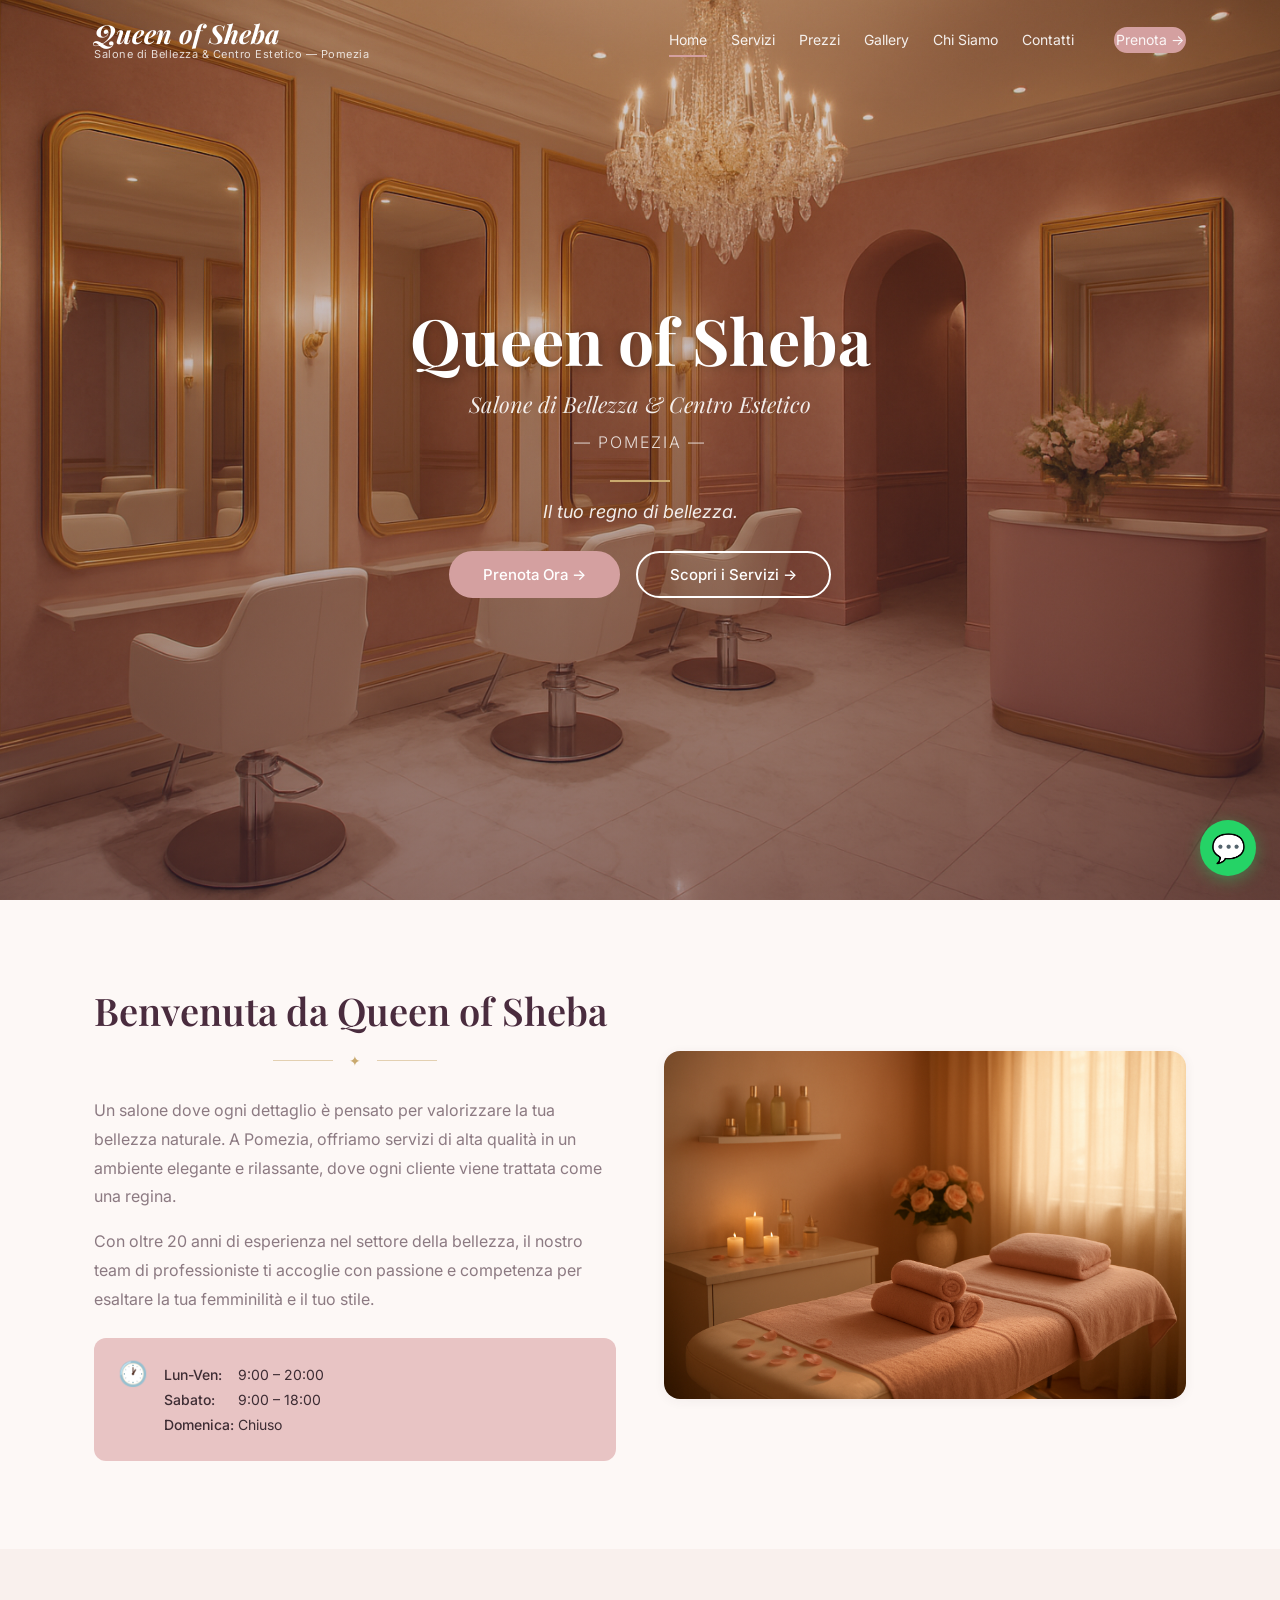
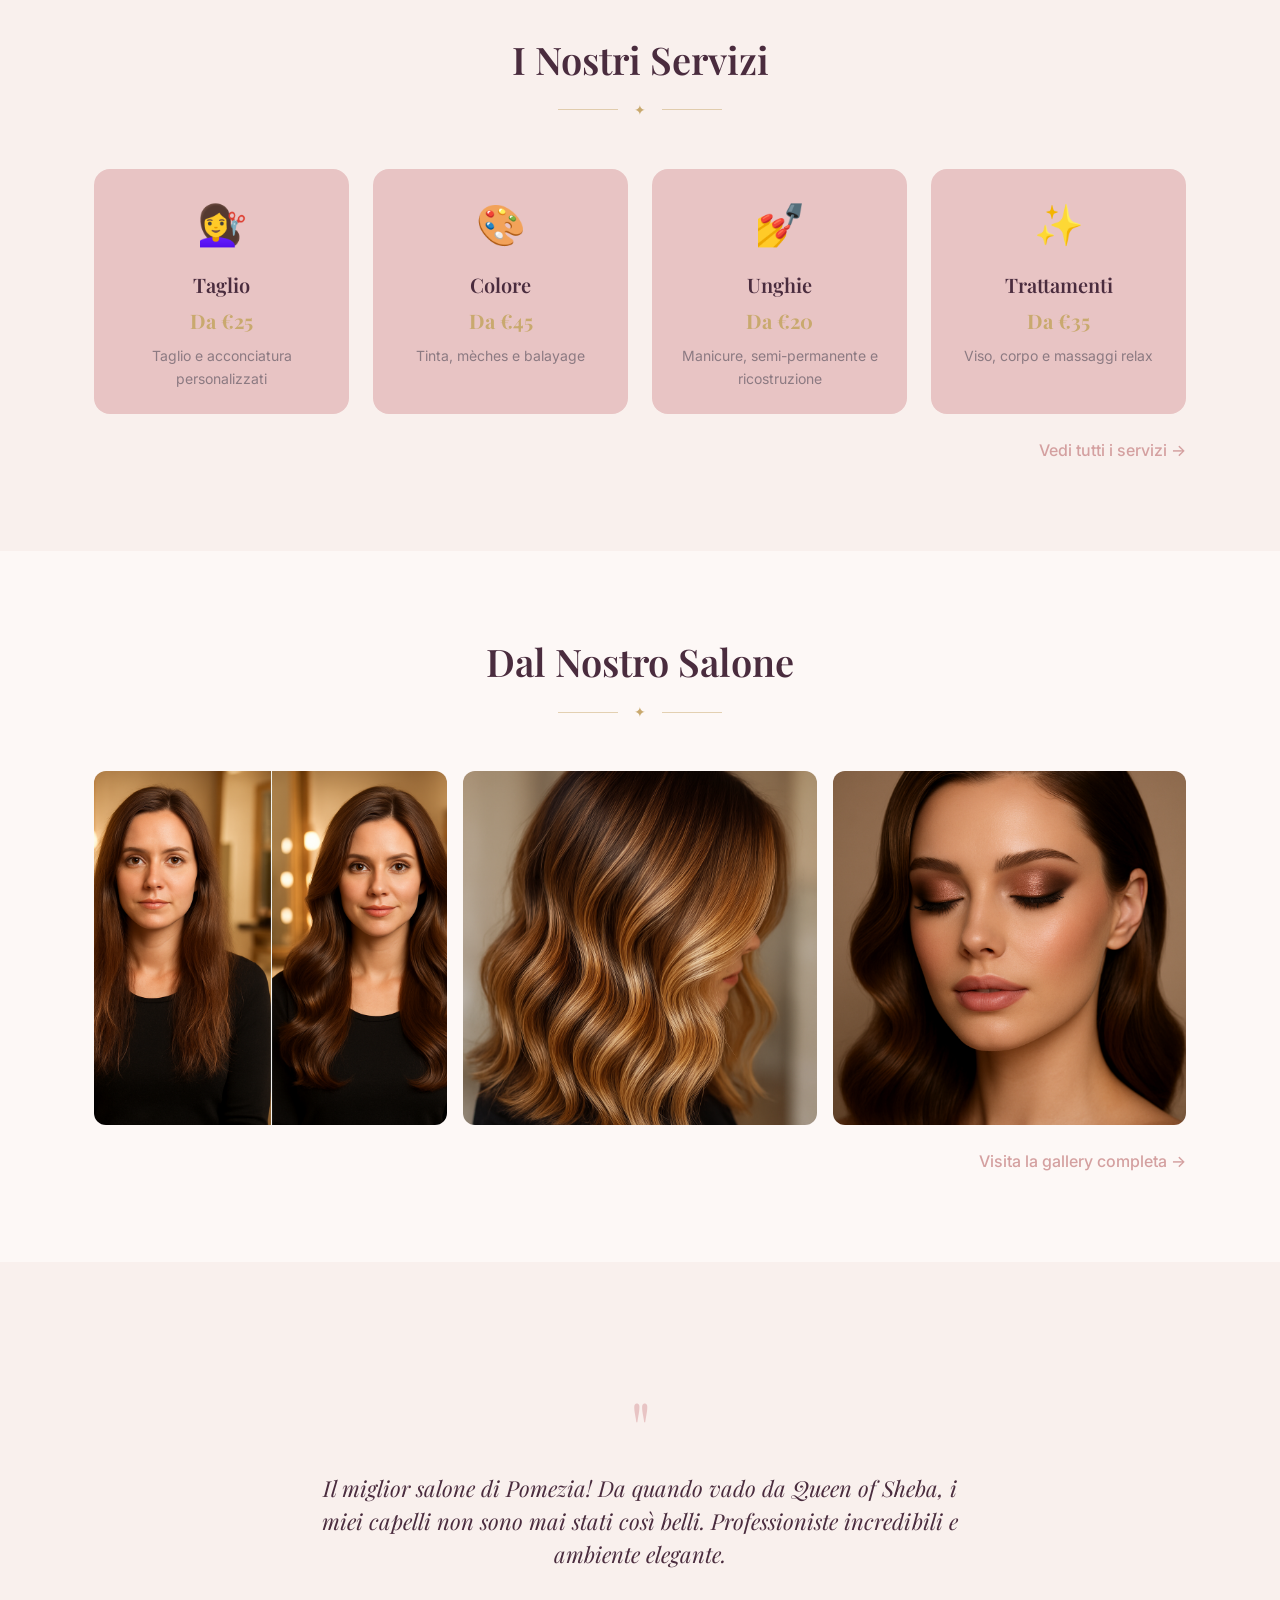
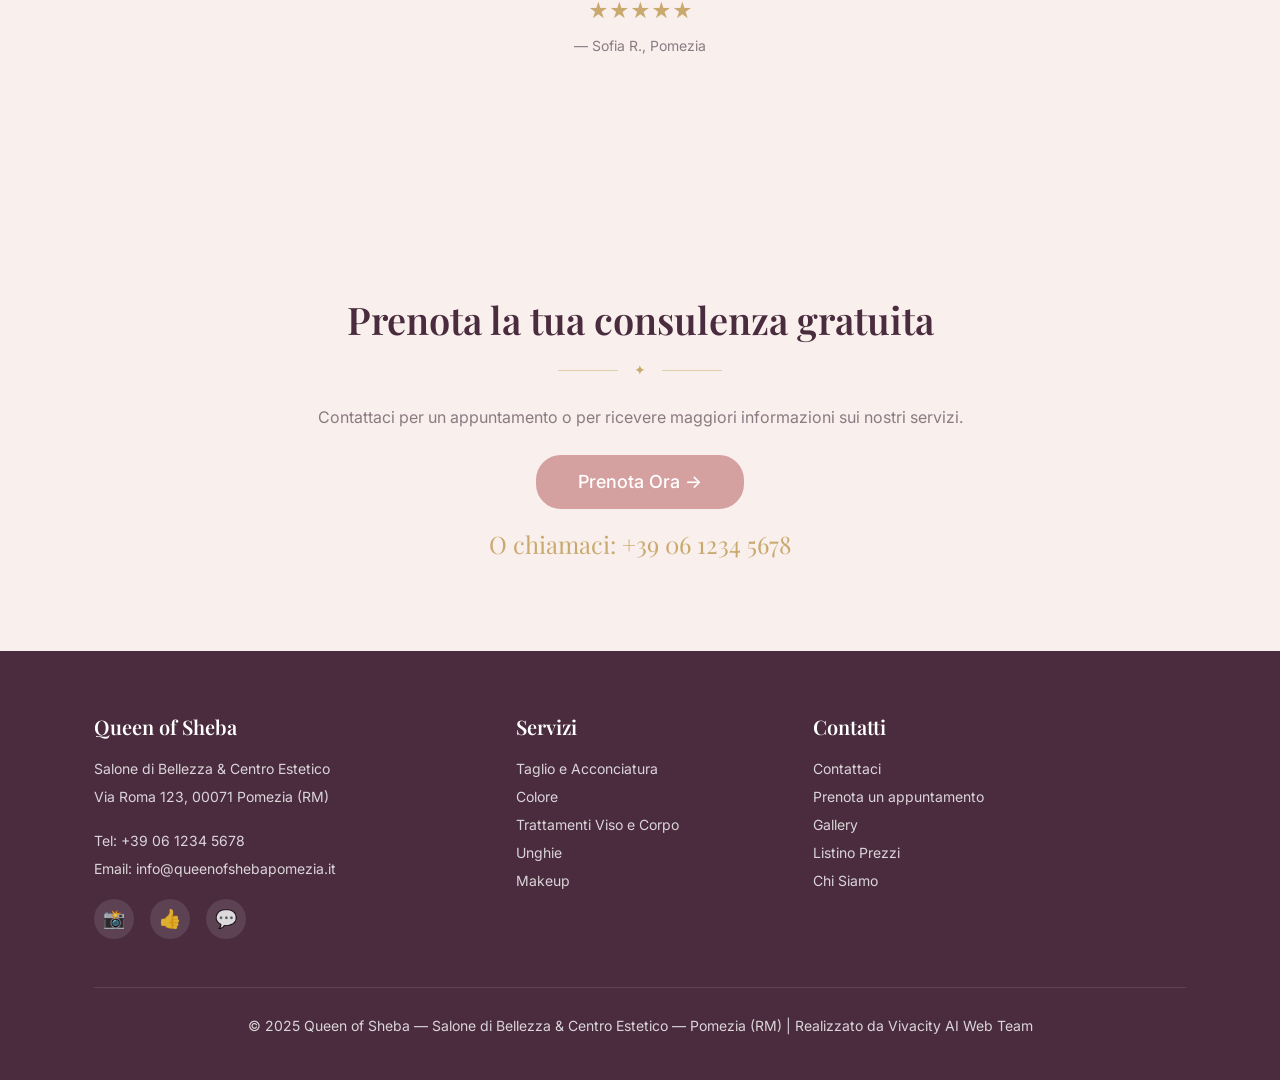
<file: index.html>
<!DOCTYPE html>
<html lang="it">
<head>
  <meta charset="UTF-8">
  <meta name="viewport" content="width=device-width, initial-scale=1.0">
  <title>Queen of Sheba — Salone di Bellezza & Centro Estetico | Pomezia</title>
  <meta name="description" content="Queen of Sheba: salone di bellezza e centro estetico a Pomezia (RM). Taglio, colore, unghie, trattamenti viso e corpo. Prenota la tua consulenza gratuita.">
  <meta name="keywords" content="salone di bellezza Pomezia, centro estetico Pomezia, Queen of Sheba, parrucchiere Pomezia, trattamenti viso Pomezia, manicure Pomezia">
  
  <!-- Fonts -->
  <link rel="preconnect" href="https://fonts.googleapis.com">
  <link rel="preconnect" href="https://fonts.gstatic.com" crossorigin>
  <link href="https://fonts.googleapis.com/css2?family=Playfair+Display:ital,wght@0,400;0,500;0,600;0,700;1,400;1,500;1,700&family=Inter:wght@300;400;500;600&display=swap" rel="stylesheet">
  
  <!-- Styles -->
  <link rel="stylesheet" href="css/style.css">
</head>
<body>

  <!-- Navigation -->
  <nav class="nav" role="navigation" aria-label="Navigazione principale">
    <div class="container">
      <a href="index.html" class="nav-logo">
        <span class="brand-name">Queen of Sheba</span>
        <span class="brand-subtitle">Salone di Bellezza & Centro Estetico — Pomezia</span>
      </a>
      <div class="nav-links">
        <a href="index.html" class="active">Home</a>
        <a href="servizi.html">Servizi</a>
        <a href="prezzi.html">Prezzi</a>
        <a href="gallery.html">Gallery</a>
        <a href="chi-siamo.html">Chi Siamo</a>
        <a href="contatti.html">Contatti</a>
        <a href="contatti.html" class="nav-cta btn btn-primary">Prenota →</a>
      </div>
      <div class="hamburger" role="button" aria-label="Menu" tabindex="0">
        <span></span><span></span><span></span>
      </div>
    </div>
  </nav>

  <!-- Mobile Menu -->
  <div class="mobile-menu" role="dialog" aria-label="Menu navigazione">
    <a href="index.html">Home</a>
    <a href="servizi.html">Servizi</a>
    <a href="prezzi.html">Prezzi</a>
    <a href="gallery.html">Gallery</a>
    <a href="chi-siamo.html">Chi Siamo</a>
    <a href="contatti.html">Contatti</a>
    <a href="contatti.html" class="btn btn-primary" style="margin-top:16px;">Prenota →</a>
  </div>

  <!-- Hero Section -->
  <section class="hero" id="home">
    <div class="hero-bg">
      <img src="images/queen-of-sheba-hero.png" alt="Queen of Sheba - Salone di Bellezza a Pomezia" loading="eager">
    </div>
    <div class="hero-overlay"></div>
    <div class="hero-content">
      <h1>Queen of Sheba</h1>
      <p class="hero-subtitle">Salone di Bellezza & Centro Estetico</p>
      <p class="hero-location">— Pomezia —</p>
      <div class="gold-line"></div>
      <p style="color:rgba(255,255,255,0.9); font-size:18px; margin-top:16px; font-style:italic;">Il tuo regno di bellezza.</p>
      <div class="hero-buttons">
        <a href="contatti.html" class="btn btn-primary">Prenota Ora →</a>
        <a href="servizi.html" class="btn btn-secondary">Scopri i Servizi →</a>
      </div>
    </div>
  </section>

  <!-- Welcome Section -->
  <section class="section" id="benvenuto">
    <div class="container">
      <div class="welcome-grid">
        <div class="welcome-text fade-in-up">
          <h2>Benvenuta da Queen of Sheba</h2>
          <div class="gold-divider">✦</div>
          <p>Un salone dove ogni dettaglio è pensato per valorizzare la tua bellezza naturale. A Pomezia, offriamo servizi di alta qualità in un ambiente elegante e rilassante, dove ogni cliente viene trattata come una regina.</p>
          <p>Con oltre 20 anni di esperienza nel settore della bellezza, il nostro team di professioniste ti accoglie con passione e competenza per esaltare la tua femminilità e il tuo stile.</p>
          <div class="hours-card">
            <span class="hours-icon">🕐</span>
            <div class="hours-table">
              <div><span class="day">Lun-Ven:</span> 9:00 – 20:00</div>
              <div><span class="day">Sabato:</span> 9:00 – 18:00</div>
              <div><span class="day">Domenica:</span> Chiuso</div>
            </div>
          </div>
        </div>
        <div class="welcome-image fade-in-up">
          <img src="images/queen-of-sheba-interior.png" alt="Interno del salone Queen of Sheba a Pomezia" loading="lazy">
        </div>
      </div>
    </div>
  </section>

  <!-- Featured Services -->
  <section class="section section-alt" id="servizi-in-evidenza">
    <div class="container">
      <div class="section-header">
        <h2>I Nostri Servizi</h2>
        <div class="gold-divider">✦</div>
      </div>
      <div class="services-grid">
        <div class="service-card fade-in-up">
          <div class="service-icon">💇‍♀️</div>
          <h3>Taglio</h3>
          <div class="service-price">Da €25</div>
          <p>Taglio e acconciatura personalizzati</p>
        </div>
        <div class="service-card fade-in-up">
          <div class="service-icon">🎨</div>
          <h3>Colore</h3>
          <div class="service-price">Da €45</div>
          <p>Tinta, mèches e balayage</p>
        </div>
        <div class="service-card fade-in-up">
          <div class="service-icon">💅</div>
          <h3>Unghie</h3>
          <div class="service-price">Da €20</div>
          <p>Manicure, semi-permanente e ricostruzione</p>
        </div>
        <div class="service-card fade-in-up">
          <div class="service-icon">✨</div>
          <h3>Trattamenti</h3>
          <div class="service-price">Da €35</div>
          <p>Viso, corpo e massaggi relax</p>
        </div>
      </div>
      <div class="section-link">
        <a href="servizi.html">Vedi tutti i servizi →</a>
      </div>
    </div>
  </section>

  <!-- Gallery Preview -->
  <section class="section" id="gallery-preview">
    <div class="container">
      <div class="section-header">
        <h2>Dal Nostro Salone</h2>
        <div class="gold-divider">✦</div>
      </div>
      <div class="gallery-preview-grid">
        <div class="gallery-preview-item fade-in-up">
          <img src="images/queen-of-sheba-gallery-1-before-after.png" alt="Before e After - Trasformazione capelli" loading="lazy">
          <div class="overlay">Before & After</div>
        </div>
        <div class="gallery-preview-item fade-in-up">
          <img src="images/queen-of-sheba-gallery-2-color.png" alt="Balayage e colore" loading="lazy">
          <div class="overlay">Colore & Balayage</div>
        </div>
        <div class="gallery-preview-item fade-in-up">
          <img src="images/queen-of-sheba-gallery-3-makeup.png" alt="Trucco elegante" loading="lazy">
          <div class="overlay">Trucco & Makeup</div>
        </div>
      </div>
      <div class="section-link">
        <a href="gallery.html">Visita la gallery completa →</a>
      </div>
    </div>
  </section>

  <!-- Testimonials -->
  <section class="section section-alt" id="testimonial">
    <div class="container">
      <div class="testimonial fade-in-up">
        <div class="quote-mark">"</div>
        <blockquote>Il miglior salone di Pomezia! Da quando vado da Queen of Sheba, i miei capelli non sono mai stati così belli. Professioniste incredibili e ambiente elegante.</blockquote>
        <div class="testimonial-stars">★★★★★</div>
        <p class="testimonial-author">— Sofia R., Pomezia</p>
      </div>
    </div>
  </section>

  <!-- CTA Prenota -->
  <section class="cta-section" id="prenota">
    <div class="container">
      <h2>Prenota la tua consulenza gratuita</h2>
      <div class="gold-divider">✦</div>
      <p>Contattaci per un appuntamento o per ricevere maggiori informazioni sui nostri servizi.</p>
      <a href="contatti.html" class="btn btn-primary" style="font-size:18px; padding:16px 40px;">Prenota Ora →</a>
      <div class="cta-phone">O chiamaci: +39 06 1234 5678</div>
    </div>
  </section>

  <!-- Footer -->
  <footer class="footer">
    <div class="container">
      <div class="footer-grid">
        <div>
          <h3>Queen of Sheba</h3>
          <p>Salone di Bellezza & Centro Estetico<br>Via Roma 123, 00071 Pomezia (RM)</p>
          <p>Tel: +39 06 1234 5678<br>Email: info@queenofshebapomezia.it</p>
          <div class="footer-social">
            <a href="#" aria-label="Instagram">📸</a>
            <a href="#" aria-label="Facebook">👍</a>
            <a href="#" aria-label="WhatsApp">💬</a>
          </div>
        </div>
        <div>
          <h3>Servizi</h3>
          <ul>
            <li><a href="servizi.html">Taglio e Acconciatura</a></li>
            <li><a href="servizi.html">Colore</a></li>
            <li><a href="servizi.html">Trattamenti Viso e Corpo</a></li>
            <li><a href="servizi.html">Unghie</a></li>
            <li><a href="servizi.html">Makeup</a></li>
          </ul>
        </div>
        <div>
          <h3>Contatti</h3>
          <ul>
            <li><a href="contatti.html">Contattaci</a></li>
            <li><a href="contatti.html">Prenota un appuntamento</a></li>
            <li><a href="gallery.html">Gallery</a></li>
            <li><a href="prezzi.html">Listino Prezzi</a></li>
            <li><a href="chi-siamo.html">Chi Siamo</a></li>
          </ul>
        </div>
      </div>
      <div class="footer-bottom">
        <p>© 2025 Queen of Sheba — Salone di Bellezza & Centro Estetico — Pomezia (RM) | Realizzato da Vivacity AI Web Team</p>
      </div>
    </div>
  </footer>

  <!-- WhatsApp Floating Button -->
  <a href="https://wa.me/390612345678" class="whatsapp-float" target="_blank" rel="noopener" aria-label="Contattaci su WhatsApp">
    💬
  </a>

  <script src="js/main.js"></script>
</body>
</html>
</file>
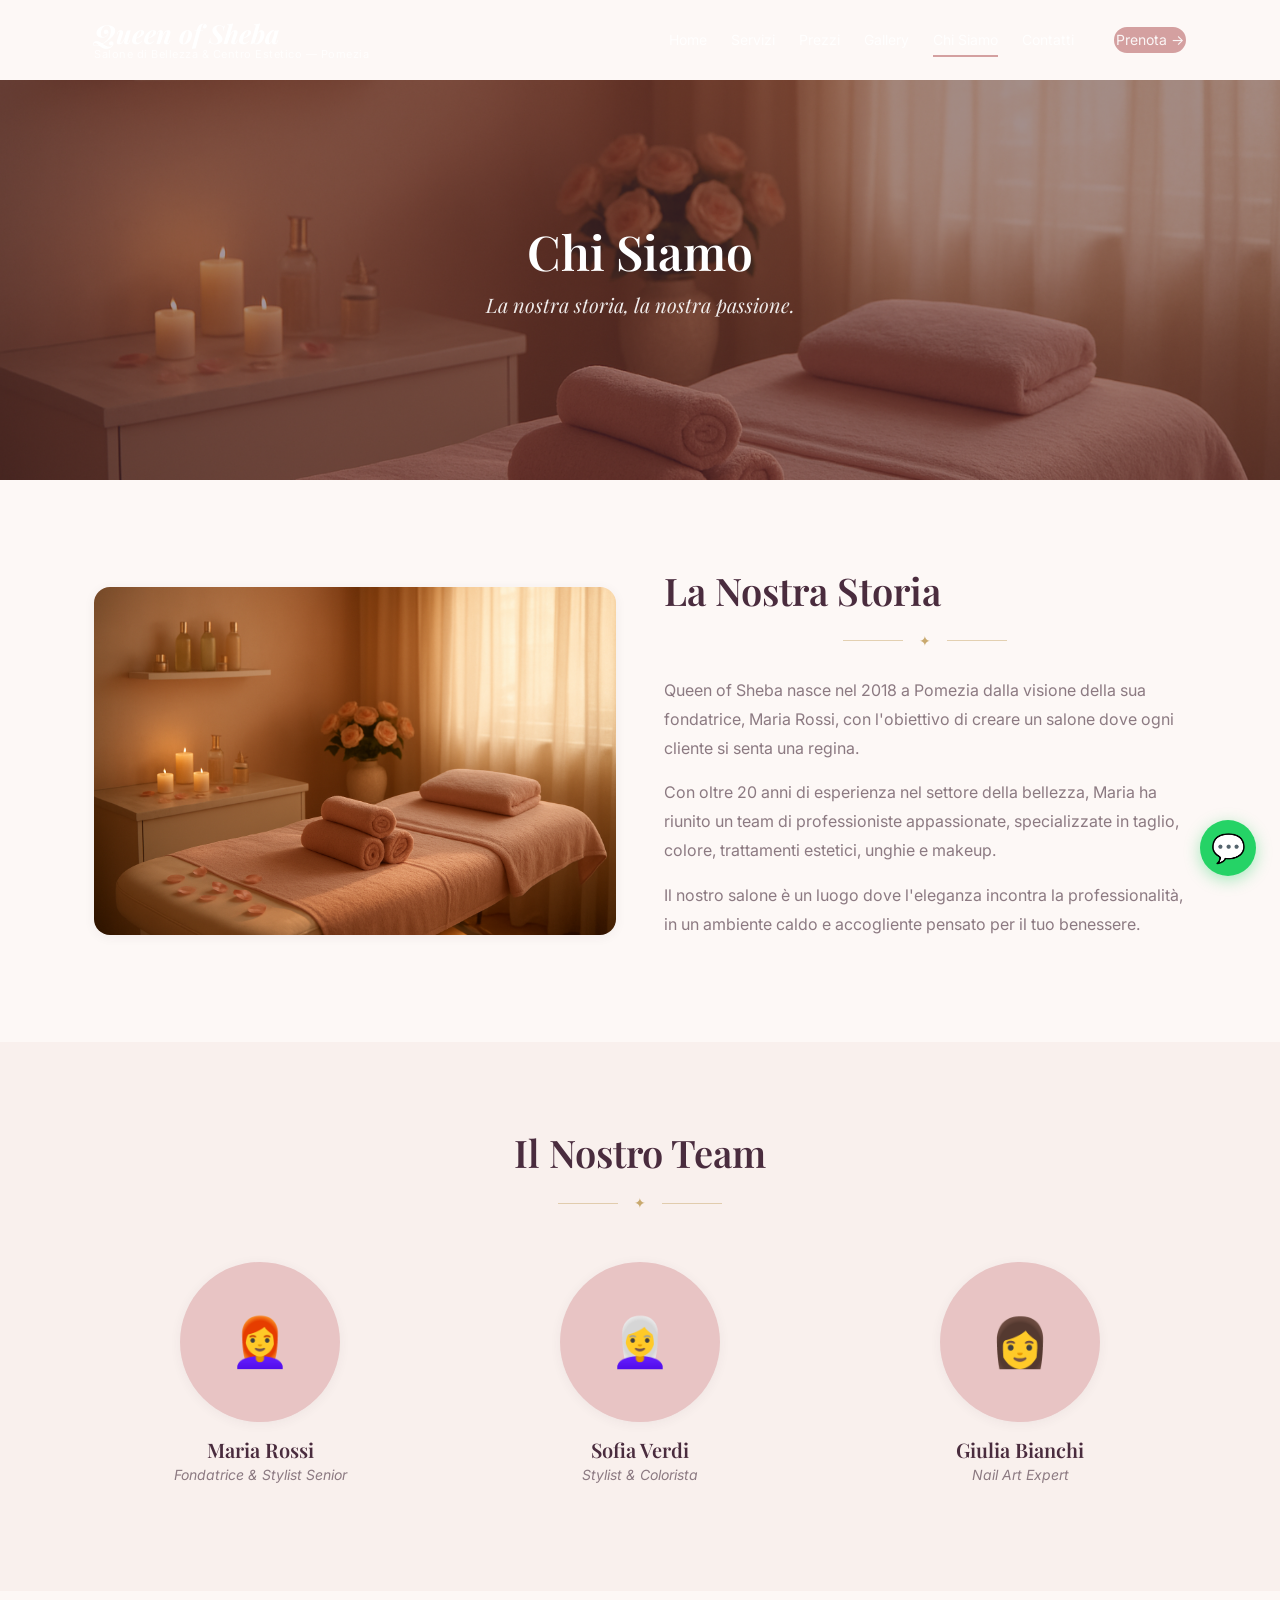
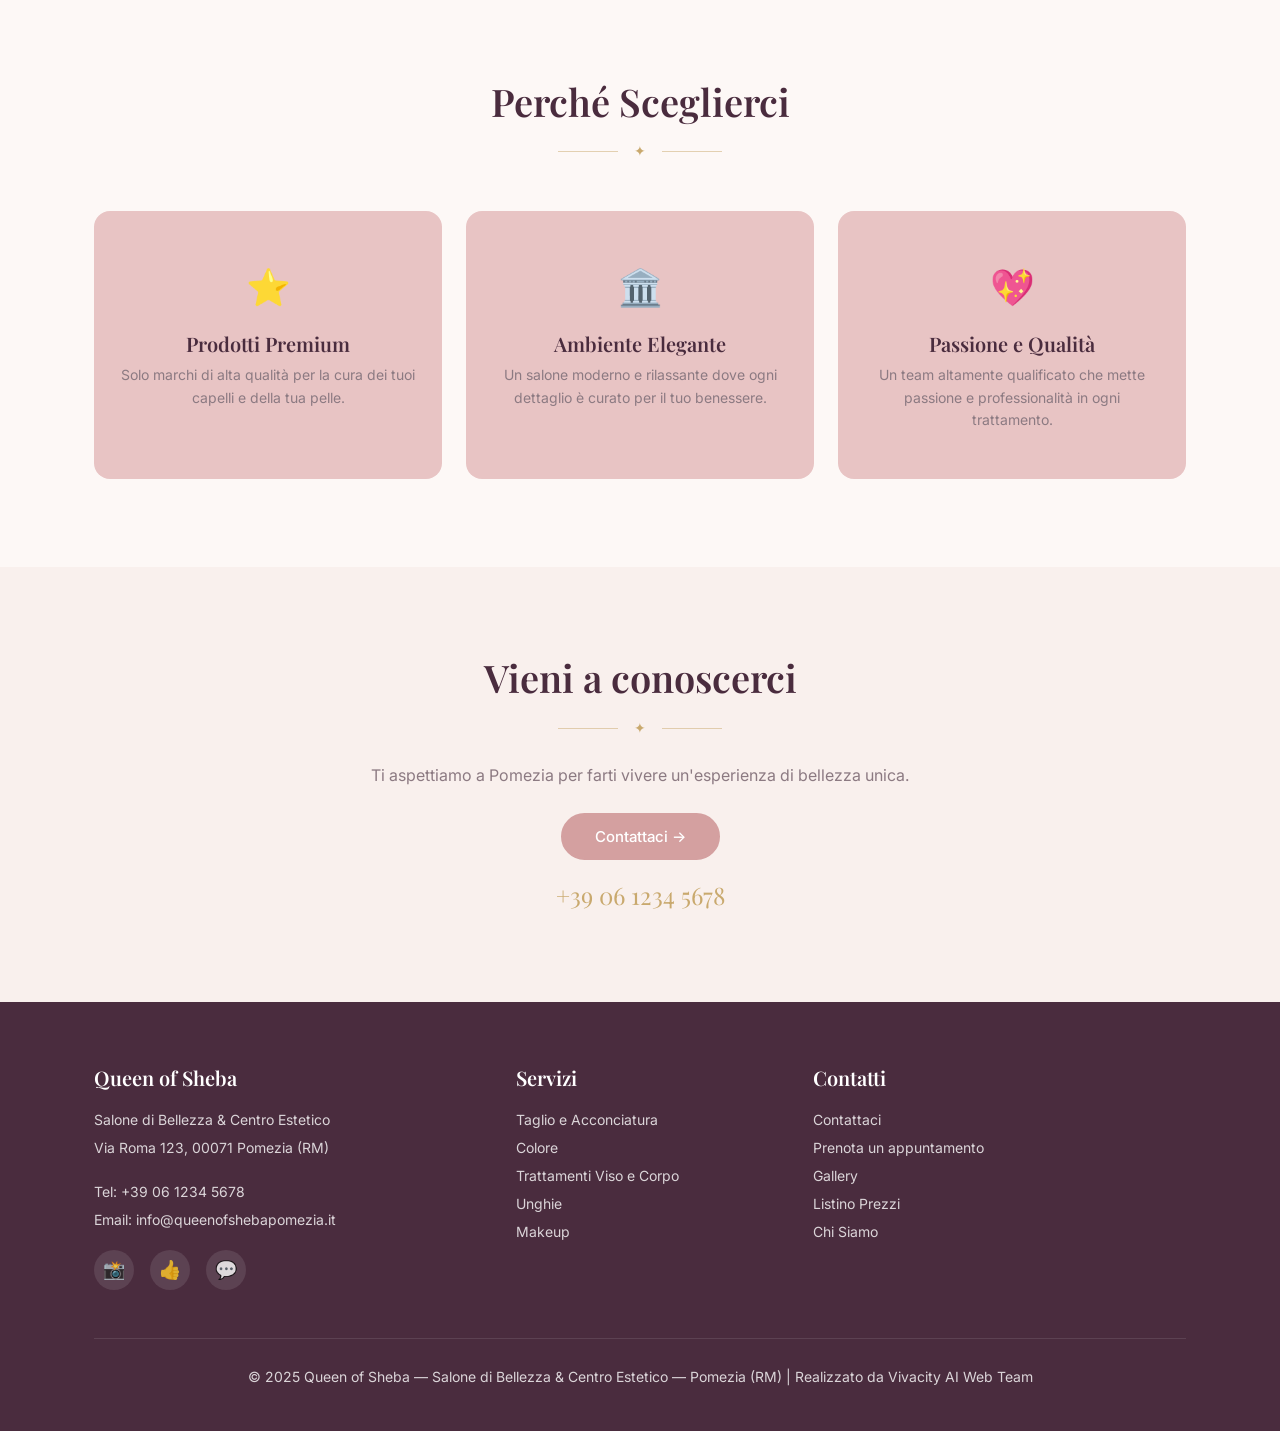
<file: chi-siamo.html>
<!DOCTYPE html>
<html lang="it">
<head>
  <meta charset="UTF-8">
  <meta name="viewport" content="width=device-width, initial-scale=1.0">
  <title>Chi Siamo — Queen of Sheba | Salone di Bellezza Pomezia</title>
  <meta name="description" content="Chi siamo: Queen of Sheba, salone di bellezza a Pomezia dal 2018. Conosci il nostro team e la nostra storia. Passione e qualità per la tua bellezza.">
  
  <link rel="preconnect" href="https://fonts.googleapis.com">
  <link rel="preconnect" href="https://fonts.gstatic.com" crossorigin>
  <link href="https://fonts.googleapis.com/css2?family=Playfair+Display:ital,wght@0,400;0,500;0,600;0,700;1,400;1,500;1,700&family=Inter:wght@300;400;500;600&display=swap" rel="stylesheet">
  <link rel="stylesheet" href="css/style.css">
</head>
<body>

  <nav class="nav" role="navigation" aria-label="Navigazione principale">
    <div class="container">
      <a href="index.html" class="nav-logo">
        <span class="brand-name">Queen of Sheba</span>
        <span class="brand-subtitle">Salone di Bellezza & Centro Estetico — Pomezia</span>
      </a>
      <div class="nav-links">
        <a href="index.html">Home</a>
        <a href="servizi.html">Servizi</a>
        <a href="prezzi.html">Prezzi</a>
        <a href="gallery.html">Gallery</a>
        <a href="chi-siamo.html" class="active">Chi Siamo</a>
        <a href="contatti.html">Contatti</a>
        <a href="contatti.html" class="nav-cta btn btn-primary">Prenota →</a>
      </div>
      <div class="hamburger" role="button" aria-label="Menu" tabindex="0">
        <span></span><span></span><span></span>
      </div>
    </div>
  </nav>

  <div class="mobile-menu" role="dialog" aria-label="Menu navigazione">
    <a href="index.html">Home</a>
    <a href="servizi.html">Servizi</a>
    <a href="prezzi.html">Prezzi</a>
    <a href="gallery.html">Gallery</a>
    <a href="chi-siamo.html">Chi Siamo</a>
    <a href="contatti.html">Contatti</a>
    <a href="contatti.html" class="btn btn-primary" style="margin-top:16px;">Prenota →</a>
  </div>

  <div class="page-header">
    <div class="page-header-bg">
      <img src="images/queen-of-sheba-interior.png" alt="Queen of Sheba - Salone a Pomezia">
    </div>
    <div class="page-header-overlay"></div>
    <div class="page-header-content">
      <h1>Chi Siamo</h1>
      <p>La nostra storia, la nostra passione.</p>
    </div>
  </div>

  <!-- Story -->
  <section class="section">
    <div class="container">
      <div class="about-story">
        <div class="about-story-image fade-in-up">
          <img src="images/queen-of-sheba-interior.png" alt="Interno del salone Queen of Sheba">
        </div>
        <div class="about-story-text fade-in-up">
          <h2>La Nostra Storia</h2>
          <div class="gold-divider">✦</div>
          <p>Queen of Sheba nasce nel 2018 a Pomezia dalla visione della sua fondatrice, Maria Rossi, con l'obiettivo di creare un salone dove ogni cliente si senta una regina.</p>
          <p>Con oltre 20 anni di esperienza nel settore della bellezza, Maria ha riunito un team di professioniste appassionate, specializzate in taglio, colore, trattamenti estetici, unghie e makeup.</p>
          <p>Il nostro salone è un luogo dove l'eleganza incontra la professionalità, in un ambiente caldo e accogliente pensato per il tuo benessere.</p>
        </div>
      </div>
    </div>
  </section>

  <!-- Team -->
  <section class="section section-alt">
    <div class="container">
      <div class="section-header">
        <h2>Il Nostro Team</h2>
        <div class="gold-divider">✦</div>
      </div>
      <div class="team-grid">
        <div class="team-member fade-in-up">
          <div class="team-photo" style="background:var(--accent); display:flex; align-items:center; justify-content:center; font-size:48px;">👩‍🦰</div>
          <h4>Maria Rossi</h4>
          <p class="team-role">Fondatrice & Stylist Senior</p>
        </div>
        <div class="team-member fade-in-up">
          <div class="team-photo" style="background:var(--accent); display:flex; align-items:center; justify-content:center; font-size:48px;">👩‍🦳</div>
          <h4>Sofia Verdi</h4>
          <p class="team-role">Stylist & Colorista</p>
        </div>
        <div class="team-member fade-in-up">
          <div class="team-photo" style="background:var(--accent); display:flex; align-items:center; justify-content:center; font-size:48px;">👩</div>
          <h4>Giulia Bianchi</h4>
          <p class="team-role">Nail Art Expert</p>
        </div>
      </div>
    </div>
  </section>

  <!-- Values -->
  <section class="section">
    <div class="container">
      <div class="section-header">
        <h2>Perché Sceglierci</h2>
        <div class="gold-divider">✦</div>
      </div>
      <div class="values-grid">
        <div class="value-card fade-in-up">
          <div class="value-icon">⭐</div>
          <h3>Prodotti Premium</h3>
          <p>Solo marchi di alta qualità per la cura dei tuoi capelli e della tua pelle.</p>
        </div>
        <div class="value-card fade-in-up">
          <div class="value-icon">🏛️</div>
          <h3>Ambiente Elegante</h3>
          <p>Un salone moderno e rilassante dove ogni dettaglio è curato per il tuo benessere.</p>
        </div>
        <div class="value-card fade-in-up">
          <div class="value-icon">💖</div>
          <h3>Passione e Qualità</h3>
          <p>Un team altamente qualificato che mette passione e professionalità in ogni trattamento.</p>
        </div>
      </div>
    </div>
  </section>

  <section class="cta-section">
    <div class="container">
      <h2>Vieni a conoscerci</h2>
      <div class="gold-divider">✦</div>
      <p>Ti aspettiamo a Pomezia per farti vivere un'esperienza di bellezza unica.</p>
      <a href="contatti.html" class="btn btn-primary">Contattaci →</a>
      <div class="cta-phone">+39 06 1234 5678</div>
    </div>
  </section>

  <footer class="footer">
    <div class="container">
      <div class="footer-grid">
        <div>
          <h3>Queen of Sheba</h3>
          <p>Salone di Bellezza & Centro Estetico<br>Via Roma 123, 00071 Pomezia (RM)</p>
          <p>Tel: +39 06 1234 5678<br>Email: info@queenofshebapomezia.it</p>
          <div class="footer-social">
            <a href="#" aria-label="Instagram">📸</a>
            <a href="#" aria-label="Facebook">👍</a>
            <a href="#" aria-label="WhatsApp">💬</a>
          </div>
        </div>
        <div>
          <h3>Servizi</h3>
          <ul>
            <li><a href="servizi.html">Taglio e Acconciatura</a></li>
            <li><a href="servizi.html">Colore</a></li>
            <li><a href="servizi.html">Trattamenti Viso e Corpo</a></li>
            <li><a href="servizi.html">Unghie</a></li>
            <li><a href="servizi.html">Makeup</a></li>
          </ul>
        </div>
        <div>
          <h3>Contatti</h3>
          <ul>
            <li><a href="contatti.html">Contattaci</a></li>
            <li><a href="contatti.html">Prenota un appuntamento</a></li>
            <li><a href="gallery.html">Gallery</a></li>
            <li><a href="prezzi.html">Listino Prezzi</a></li>
            <li><a href="chi-siamo.html">Chi Siamo</a></li>
          </ul>
        </div>
      </div>
      <div class="footer-bottom">
        <p>© 2025 Queen of Sheba — Salone di Bellezza & Centro Estetico — Pomezia (RM) | Realizzato da Vivacity AI Web Team</p>
      </div>
    </div>
  </footer>

  <a href="https://wa.me/390612345678" class="whatsapp-float" target="_blank" rel="noopener" aria-label="Contattaci su WhatsApp">💬</a>

  <script src="js/main.js"></script>
</body>
</html>
</file>
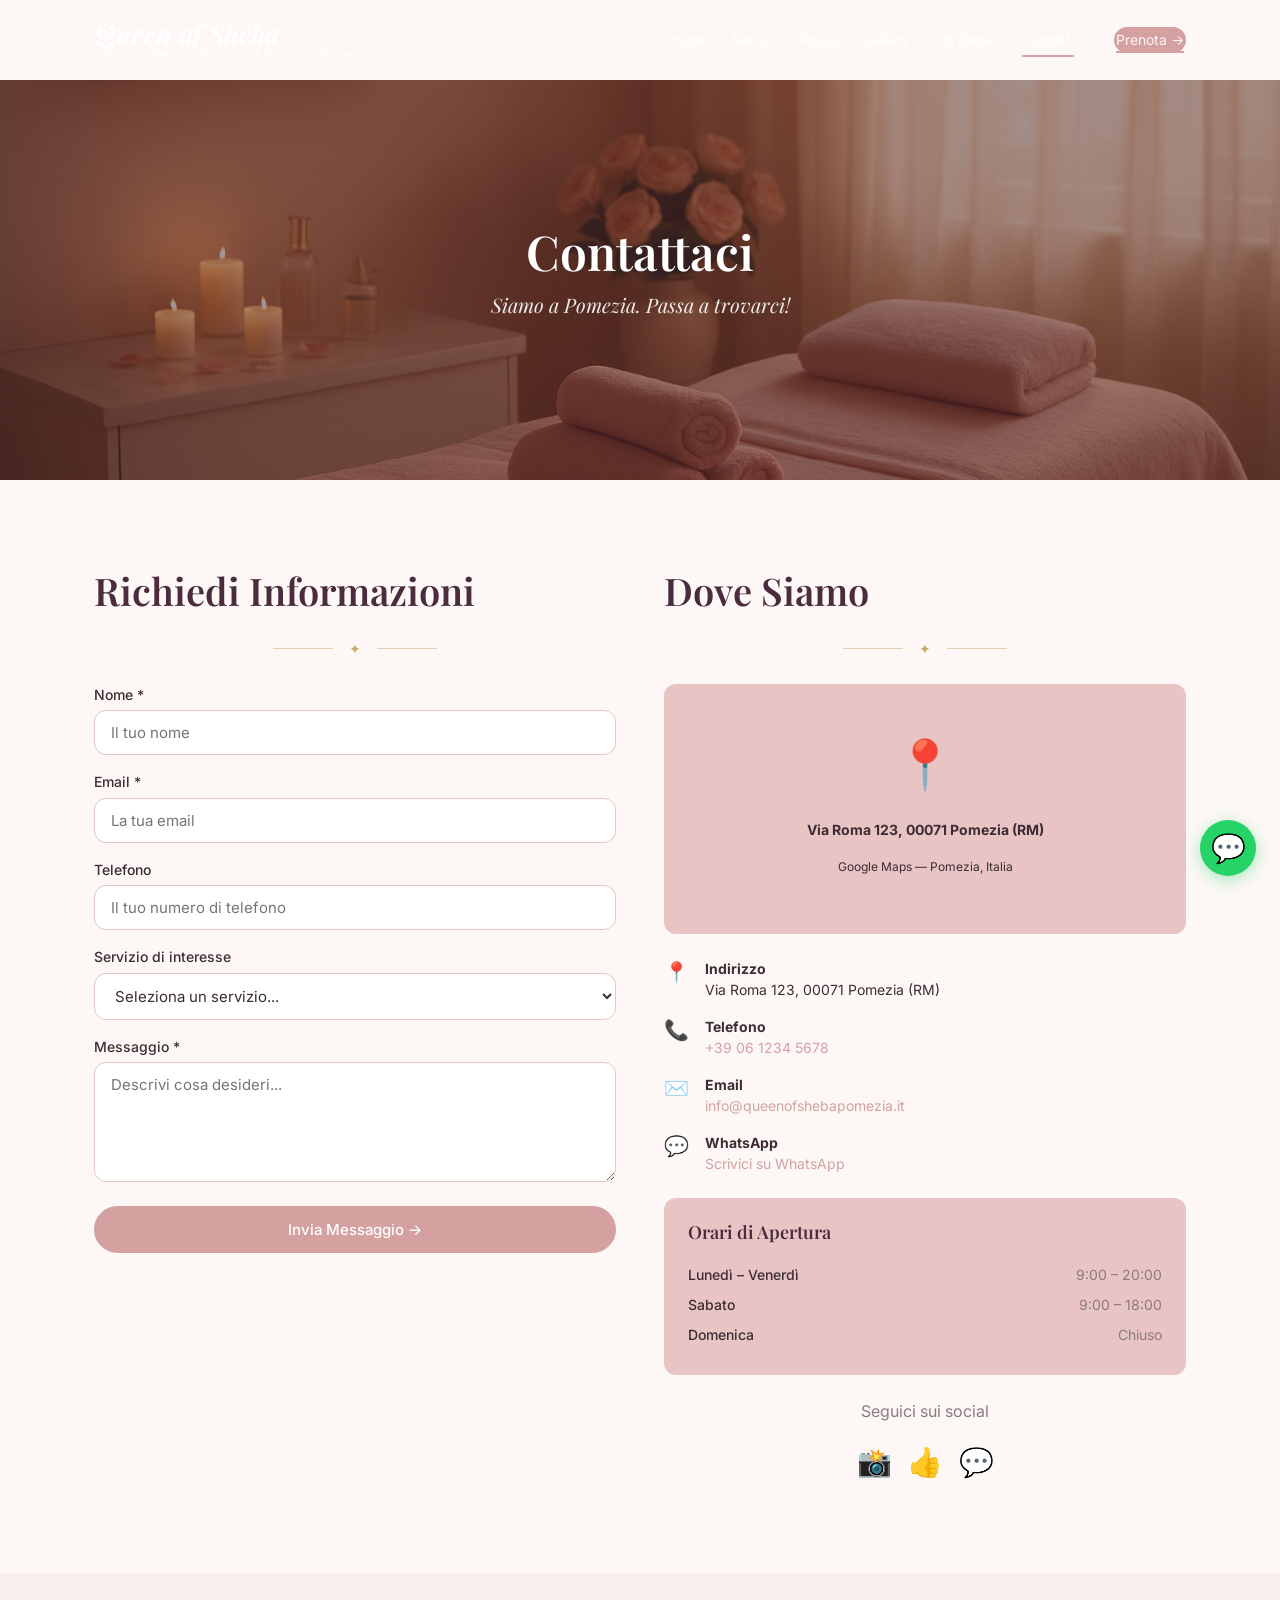
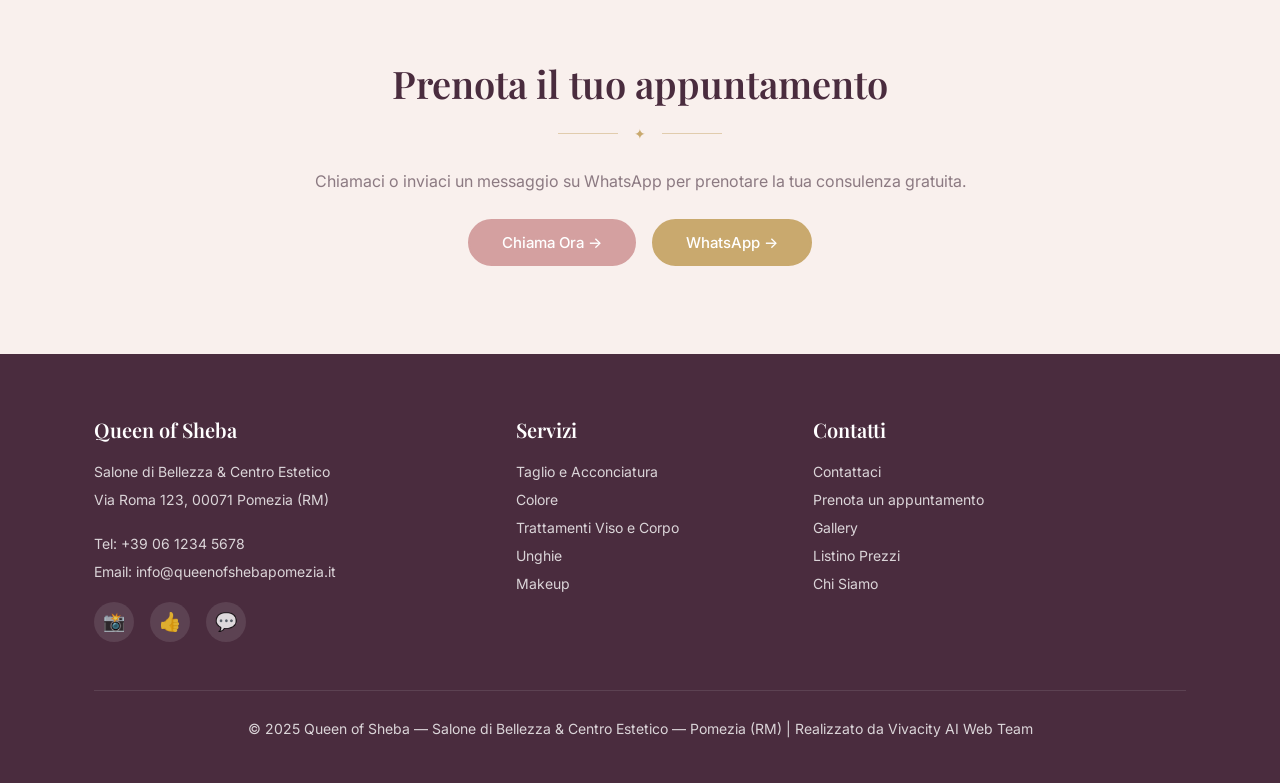
<file: contatti.html>
<!DOCTYPE html>
<html lang="it">
<head>
  <meta charset="UTF-8">
  <meta name="viewport" content="width=device-width, initial-scale=1.0">
  <title>Contatti — Queen of Sheba | Salone di Bellezza Pomezia</title>
  <meta name="description" content="Contatta Queen of Sheba a Pomezia. Prenota un appuntamento, chiamaci o vieni a trovarci in Via Roma 123. WhatsApp, telefono e modulo di contatto.">
  
  <link rel="preconnect" href="https://fonts.googleapis.com">
  <link rel="preconnect" href="https://fonts.gstatic.com" crossorigin>
  <link href="https://fonts.googleapis.com/css2?family=Playfair+Display:ital,wght@0,400;0,500;0,600;0,700;1,400;1,500;1,700&family=Inter:wght@300;400;500;600&display=swap" rel="stylesheet">
  <link rel="stylesheet" href="css/style.css">
</head>
<body>

  <nav class="nav" role="navigation" aria-label="Navigazione principale">
    <div class="container">
      <a href="index.html" class="nav-logo">
        <span class="brand-name">Queen of Sheba</span>
        <span class="brand-subtitle">Salone di Bellezza & Centro Estetico — Pomezia</span>
      </a>
      <div class="nav-links">
        <a href="index.html">Home</a>
        <a href="servizi.html">Servizi</a>
        <a href="prezzi.html">Prezzi</a>
        <a href="gallery.html">Gallery</a>
        <a href="chi-siamo.html">Chi Siamo</a>
        <a href="contatti.html" class="active">Contatti</a>
        <a href="contatti.html" class="nav-cta btn btn-primary">Prenota →</a>
      </div>
      <div class="hamburger" role="button" aria-label="Menu" tabindex="0">
        <span></span><span></span><span></span>
      </div>
    </div>
  </nav>

  <div class="mobile-menu" role="dialog" aria-label="Menu navigazione">
    <a href="index.html">Home</a>
    <a href="servizi.html">Servizi</a>
    <a href="prezzi.html">Prezzi</a>
    <a href="gallery.html">Gallery</a>
    <a href="chi-siamo.html">Chi Siamo</a>
    <a href="contatti.html">Contatti</a>
    <a href="contatti.html" class="btn btn-primary" style="margin-top:16px;">Prenota →</a>
  </div>

  <div class="page-header">
    <div class="page-header-bg">
      <img src="images/queen-of-sheba-interior.png" alt="Contatta Queen of Sheba Pomezia">
    </div>
    <div class="page-header-overlay"></div>
    <div class="page-header-content">
      <h1>Contattaci</h1>
      <p>Siamo a Pomezia. Passa a trovarci!</p>
    </div>
  </div>

  <section class="section">
    <div class="container">
      <div class="contact-grid">
        <!-- Contact Form -->
        <div class="contact-form fade-in-up">
          <h2>Richiedi Informazioni</h2>
          <div class="gold-divider">✦</div>
          <form action="#" method="POST">
            <div class="form-group">
              <label for="nome">Nome *</label>
              <input type="text" id="nome" name="nome" required placeholder="Il tuo nome">
            </div>
            <div class="form-group">
              <label for="email">Email *</label>
              <input type="email" id="email" name="email" required placeholder="La tua email">
            </div>
            <div class="form-group">
              <label for="telefono">Telefono</label>
              <input type="tel" id="telefono" name="telefono" placeholder="Il tuo numero di telefono">
            </div>
            <div class="form-group">
              <label for="servizio">Servizio di interesse</label>
              <select id="servizio" name="servizio">
                <option value="">Seleziona un servizio...</option>
                <option value="taglio">Taglio e Acconciatura</option>
                <option value="colore">Colore</option>
                <option value="trattamenti">Trattamenti Viso e Corpo</option>
                <option value="unghie">Unghie</option>
                <option value="makeup">Makeup</option>
                <option value="altro">Altro</option>
              </select>
            </div>
            <div class="form-group">
              <label for="messaggio">Messaggio *</label>
              <textarea id="messaggio" name="messaggio" required placeholder="Descrivi cosa desideri..."></textarea>
            </div>
            <button type="submit" class="btn btn-primary" style="width:100%;">Invia Messaggio →</button>
          </form>
        </div>

        <!-- Contact Info -->
        <div class="contact-info fade-in-up">
          <h2>Dove Siamo</h2>
          <div class="gold-divider">✦</div>

          <div class="contact-map">
            <div class="contact-map-placeholder">
              <div class="map-icon">📍</div>
              <p><strong>Via Roma 123, 00071 Pomezia (RM)</strong></p>
              <p style="font-size:12px; margin-top:8px;">Google Maps — Pomezia, Italia</p>
            </div>
          </div>

          <div class="contact-info-details">
            <div class="contact-info-item">
              <span class="info-icon">📍</span>
              <div class="info-text">
                <strong>Indirizzo</strong><br>
                Via Roma 123, 00071 Pomezia (RM)
              </div>
            </div>
            <div class="contact-info-item">
              <span class="info-icon">📞</span>
              <div class="info-text">
                <strong>Telefono</strong><br>
                <a href="tel:+390612345678" style="color:var(--secondary);">+39 06 1234 5678</a>
              </div>
            </div>
            <div class="contact-info-item">
              <span class="info-icon">✉️</span>
              <div class="info-text">
                <strong>Email</strong><br>
                <a href="mailto:info@queenofshebapomezia.it" style="color:var(--secondary);">info@queenofshebapomezia.it</a>
              </div>
            </div>
            <div class="contact-info-item">
              <span class="info-icon">💬</span>
              <div class="info-text">
                <strong>WhatsApp</strong><br>
                <a href="https://wa.me/390612345678" style="color:var(--secondary);" target="_blank" rel="noopener">Scrivici su WhatsApp</a>
              </div>
            </div>
          </div>

          <div class="contact-hours">
            <h3>Orari di Apertura</h3>
            <div class="hours-row">
              <span class="day">Lunedì – Venerdì</span>
              <span class="time">9:00 – 20:00</span>
            </div>
            <div class="hours-row">
              <span class="day">Sabato</span>
              <span class="time">9:00 – 18:00</span>
            </div>
            <div class="hours-row">
              <span class="day">Domenica</span>
              <span class="time">Chiuso</span>
            </div>
          </div>

          <div style="margin-top:var(--space-md); text-align:center;">
            <p style="margin-bottom:var(--space-sm); color:var(--muted);">Seguici sui social</p>
            <div style="display:flex; gap:var(--space-sm); justify-content:center;">
              <a href="#" style="font-size:28px;" aria-label="Instagram">📸</a>
              <a href="#" style="font-size:28px;" aria-label="Facebook">👍</a>
              <a href="#" style="font-size:28px;" aria-label="WhatsApp">💬</a>
            </div>
          </div>
        </div>
      </div>
    </div>
  </section>

  <!-- CTA -->
  <section class="cta-section">
    <div class="container">
      <h2>Prenota il tuo appuntamento</h2>
      <div class="gold-divider">✦</div>
      <p>Chiamaci o inviaci un messaggio su WhatsApp per prenotare la tua consulenza gratuita.</p>
      <div style="display:flex; gap:var(--space-sm); justify-content:center; flex-wrap:wrap;">
        <a href="tel:+390612345678" class="btn btn-primary">Chiama Ora →</a>
        <a href="https://wa.me/390612345678" class="btn btn-gold" target="_blank" rel="noopener">WhatsApp →</a>
      </div>
    </div>
  </section>

  <footer class="footer">
    <div class="container">
      <div class="footer-grid">
        <div>
          <h3>Queen of Sheba</h3>
          <p>Salone di Bellezza & Centro Estetico<br>Via Roma 123, 00071 Pomezia (RM)</p>
          <p>Tel: +39 06 1234 5678<br>Email: info@queenofshebapomezia.it</p>
          <div class="footer-social">
            <a href="#" aria-label="Instagram">📸</a>
            <a href="#" aria-label="Facebook">👍</a>
            <a href="#" aria-label="WhatsApp">💬</a>
          </div>
        </div>
        <div>
          <h3>Servizi</h3>
          <ul>
            <li><a href="servizi.html">Taglio e Acconciatura</a></li>
            <li><a href="servizi.html">Colore</a></li>
            <li><a href="servizi.html">Trattamenti Viso e Corpo</a></li>
            <li><a href="servizi.html">Unghie</a></li>
            <li><a href="servizi.html">Makeup</a></li>
          </ul>
        </div>
        <div>
          <h3>Contatti</h3>
          <ul>
            <li><a href="contatti.html">Contattaci</a></li>
            <li><a href="contatti.html">Prenota un appuntamento</a></li>
            <li><a href="gallery.html">Gallery</a></li>
            <li><a href="prezzi.html">Listino Prezzi</a></li>
            <li><a href="chi-siamo.html">Chi Siamo</a></li>
          </ul>
        </div>
      </div>
      <div class="footer-bottom">
        <p>© 2025 Queen of Sheba — Salone di Bellezza & Centro Estetico — Pomezia (RM) | Realizzato da Vivacity AI Web Team</p>
      </div>
    </div>
  </footer>

  <a href="https://wa.me/390612345678" class="whatsapp-float" target="_blank" rel="noopener" aria-label="Contattaci su WhatsApp">💬</a>

  <script src="js/main.js"></script>
</body>
</html>
</file>
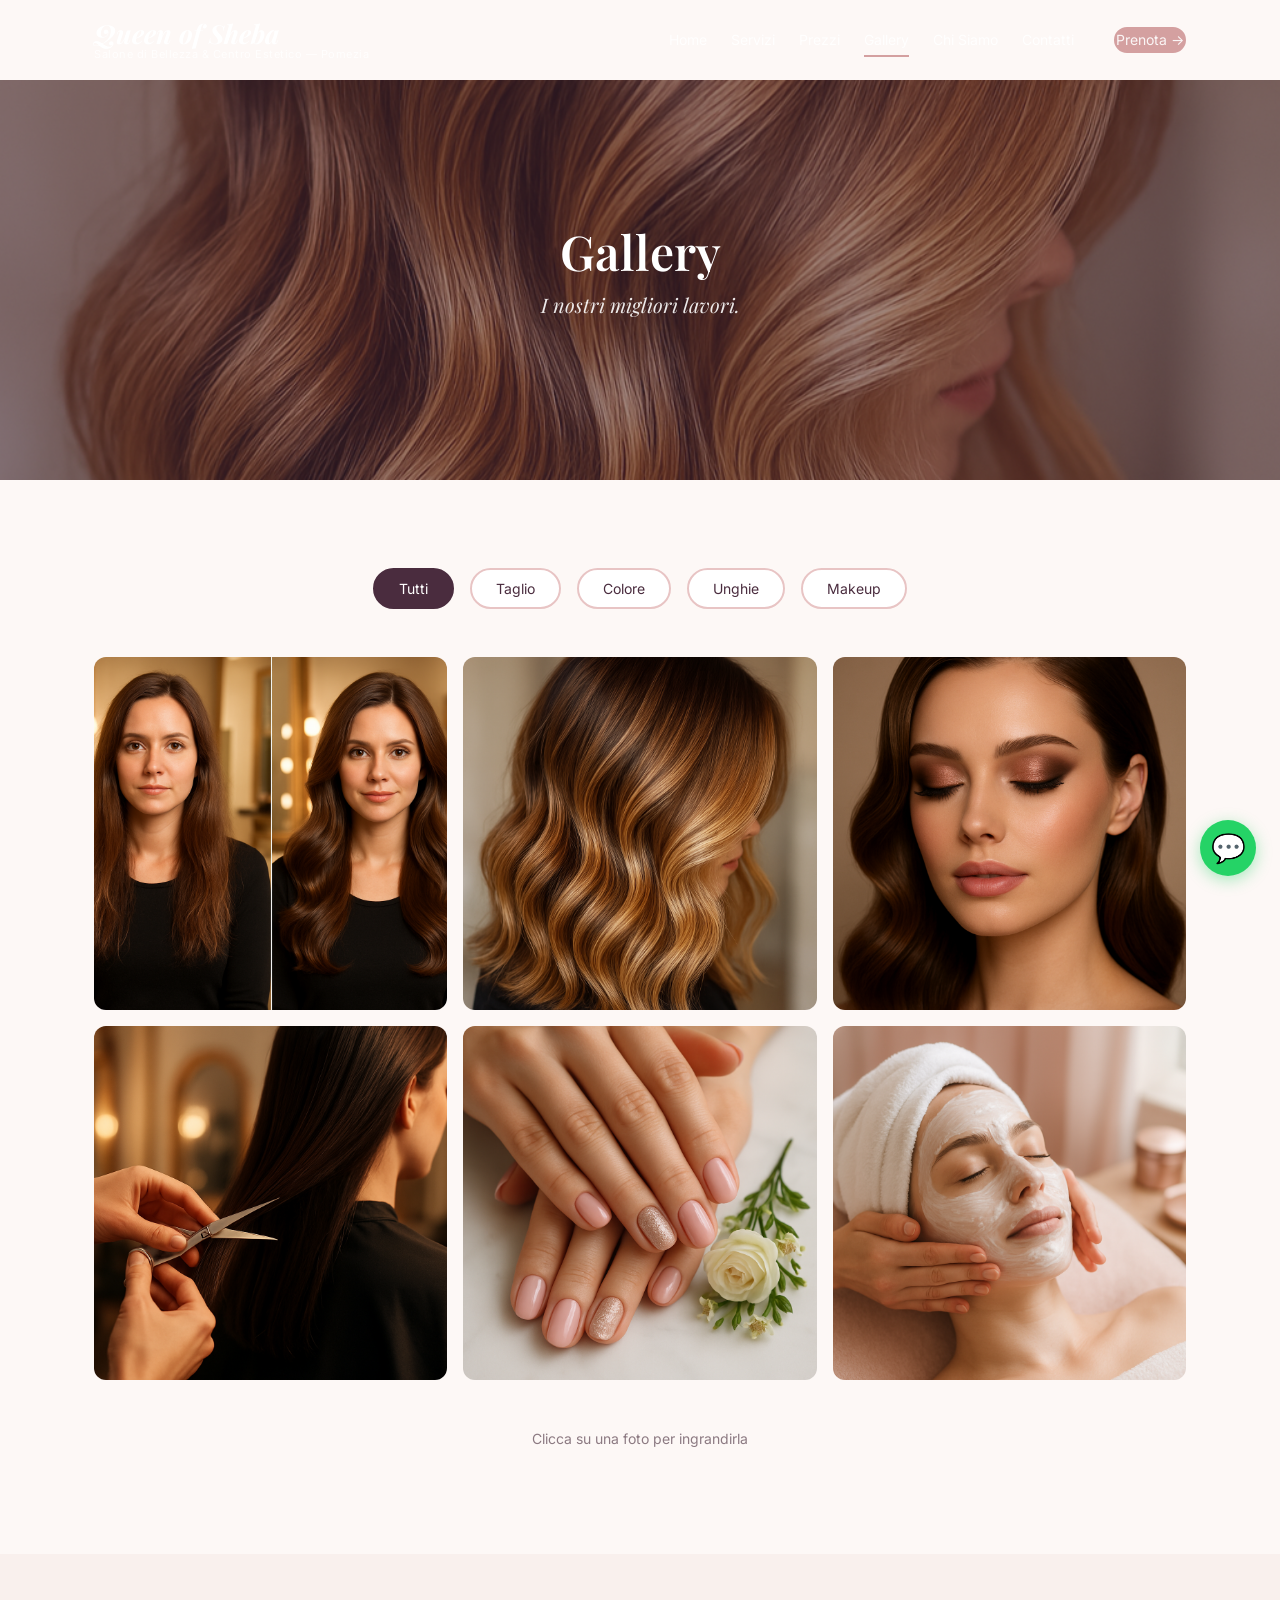
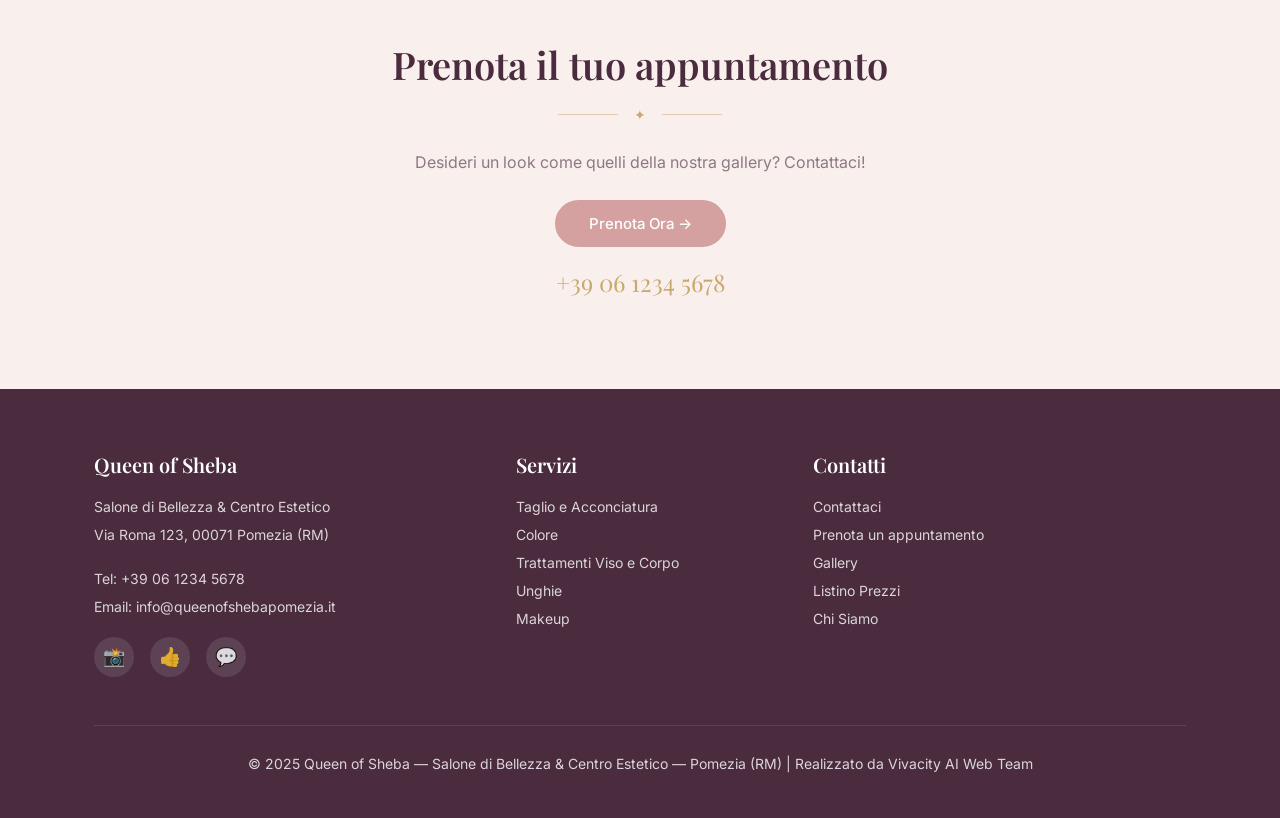
<file: gallery.html>
<!DOCTYPE html>
<html lang="it">
<head>
  <meta charset="UTF-8">
  <meta name="viewport" content="width=device-width, initial-scale=1.0">
  <title>Gallery — Queen of Sheba | Salone di Bellezza Pomezia</title>
  <meta name="description" content="Gallery fotografica di Queen of Sheba a Pomezia: taglio, colore, balayage, unghie, makeup e molto altro. I migliori lavori del nostro team.">
  
  <link rel="preconnect" href="https://fonts.googleapis.com">
  <link rel="preconnect" href="https://fonts.gstatic.com" crossorigin>
  <link href="https://fonts.googleapis.com/css2?family=Playfair+Display:ital,wght@0,400;0,500;0,600;0,700;1,400;1,500;1,700&family=Inter:wght@300;400;500;600&display=swap" rel="stylesheet">
  <link rel="stylesheet" href="css/style.css">
</head>
<body>

  <nav class="nav" role="navigation" aria-label="Navigazione principale">
    <div class="container">
      <a href="index.html" class="nav-logo">
        <span class="brand-name">Queen of Sheba</span>
        <span class="brand-subtitle">Salone di Bellezza & Centro Estetico — Pomezia</span>
      </a>
      <div class="nav-links">
        <a href="index.html">Home</a>
        <a href="servizi.html">Servizi</a>
        <a href="prezzi.html">Prezzi</a>
        <a href="gallery.html" class="active">Gallery</a>
        <a href="chi-siamo.html">Chi Siamo</a>
        <a href="contatti.html">Contatti</a>
        <a href="contatti.html" class="nav-cta btn btn-primary">Prenota →</a>
      </div>
      <div class="hamburger" role="button" aria-label="Menu" tabindex="0">
        <span></span><span></span><span></span>
      </div>
    </div>
  </nav>

  <div class="mobile-menu" role="dialog" aria-label="Menu navigazione">
    <a href="index.html">Home</a>
    <a href="servizi.html">Servizi</a>
    <a href="prezzi.html">Prezzi</a>
    <a href="gallery.html">Gallery</a>
    <a href="chi-siamo.html">Chi Siamo</a>
    <a href="contatti.html">Contatti</a>
    <a href="contatti.html" class="btn btn-primary" style="margin-top:16px;">Prenota →</a>
  </div>

  <div class="page-header">
    <div class="page-header-bg">
      <img src="images/queen-of-sheba-gallery-2-color.png" alt="Gallery Queen of Sheba Pomezia">
    </div>
    <div class="page-header-overlay"></div>
    <div class="page-header-content">
      <h1>Gallery</h1>
      <p>I nostri migliori lavori.</p>
    </div>
  </div>

  <section class="section">
    <div class="container">
      <div class="gallery-filters fade-in-up">
        <button class="filter-pill active" data-filter="all">Tutti</button>
        <button class="filter-pill" data-filter="taglio">Taglio</button>
        <button class="filter-pill" data-filter="colore">Colore</button>
        <button class="filter-pill" data-filter="unghie">Unghie</button>
        <button class="filter-pill" data-filter="makeup">Makeup</button>
      </div>

      <div class="gallery-grid fade-in-up">
        <div class="gallery-item" data-category="taglio">
          <img src="images/queen-of-sheba-gallery-1-before-after.png" alt="Before e After - Taglio capelli Queen of Sheba" loading="lazy">
          <div class="gallery-overlay">
            <span>Before & After</span>
            <small>Taglio Donna</small>
          </div>
        </div>
        <div class="gallery-item" data-category="colore">
          <img src="images/queen-of-sheba-gallery-2-color.png" alt="Balayage - Colore Queen of Sheba" loading="lazy">
          <div class="gallery-overlay">
            <span>Balayage</span>
            <small>Colore - Maria</small>
          </div>
        </div>
        <div class="gallery-item" data-category="makeup">
          <img src="images/queen-of-sheba-gallery-3-makeup.png" alt="Trucco elegante - Makeup Queen of Sheba" loading="lazy">
          <div class="gallery-overlay">
            <span>Trucco Sera</span>
            <small>Makeup - Sofia</small>
          </div>
        </div>
        <div class="gallery-item" data-category="taglio">
          <img src="images/queen-of-sheba-service-taglio.png" alt="Taglio e piega Queen of Sheba" loading="lazy">
          <div class="gallery-overlay">
            <span>Taglio & Piega</span>
            <small>Acconciatura</small>
          </div>
        </div>
        <div class="gallery-item" data-category="unghie">
          <img src="images/queen-of-sheba-service-unghie.png" alt="Manicure e unghie Queen of Sheba" loading="lazy">
          <div class="gallery-overlay">
            <span>Nail Art</span>
            <small>Unghie - Giulia</small>
          </div>
        </div>
        <div class="gallery-item" data-category="colore">
          <img src="images/queen-of-sheba-service-trattamenti.png" alt="Trattamento viso Queen of Sheba" loading="lazy">
          <div class="gallery-overlay">
            <span>Trattamento Viso</span>
            <small>Skincare</small>
          </div>
        </div>
      </div>

      <div class="gallery-load-more">
        <p style="color:var(--muted); font-size:14px;">Clicca su una foto per ingrandirla</p>
      </div>
    </div>
  </section>

  <section class="cta-section">
    <div class="container">
      <h2>Prenota il tuo appuntamento</h2>
      <div class="gold-divider">✦</div>
      <p>Desideri un look come quelli della nostra gallery? Contattaci!</p>
      <a href="contatti.html" class="btn btn-primary">Prenota Ora →</a>
      <div class="cta-phone">+39 06 1234 5678</div>
    </div>
  </section>

  <footer class="footer">
    <div class="container">
      <div class="footer-grid">
        <div>
          <h3>Queen of Sheba</h3>
          <p>Salone di Bellezza & Centro Estetico<br>Via Roma 123, 00071 Pomezia (RM)</p>
          <p>Tel: +39 06 1234 5678<br>Email: info@queenofshebapomezia.it</p>
          <div class="footer-social">
            <a href="#" aria-label="Instagram">📸</a>
            <a href="#" aria-label="Facebook">👍</a>
            <a href="#" aria-label="WhatsApp">💬</a>
          </div>
        </div>
        <div>
          <h3>Servizi</h3>
          <ul>
            <li><a href="servizi.html">Taglio e Acconciatura</a></li>
            <li><a href="servizi.html">Colore</a></li>
            <li><a href="servizi.html">Trattamenti Viso e Corpo</a></li>
            <li><a href="servizi.html">Unghie</a></li>
            <li><a href="servizi.html">Makeup</a></li>
          </ul>
        </div>
        <div>
          <h3>Contatti</h3>
          <ul>
            <li><a href="contatti.html">Contattaci</a></li>
            <li><a href="contatti.html">Prenota un appuntamento</a></li>
            <li><a href="gallery.html">Gallery</a></li>
            <li><a href="prezzi.html">Listino Prezzi</a></li>
            <li><a href="chi-siamo.html">Chi Siamo</a></li>
          </ul>
        </div>
      </div>
      <div class="footer-bottom">
        <p>© 2025 Queen of Sheba — Salone di Bellezza & Centro Estetico — Pomezia (RM) | Realizzato da Vivacity AI Web Team</p>
      </div>
    </div>
  </footer>

  <a href="https://wa.me/390612345678" class="whatsapp-float" target="_blank" rel="noopener" aria-label="Contattaci su WhatsApp">💬</a>

  <script src="js/main.js"></script>
</body>
</html>
</file>
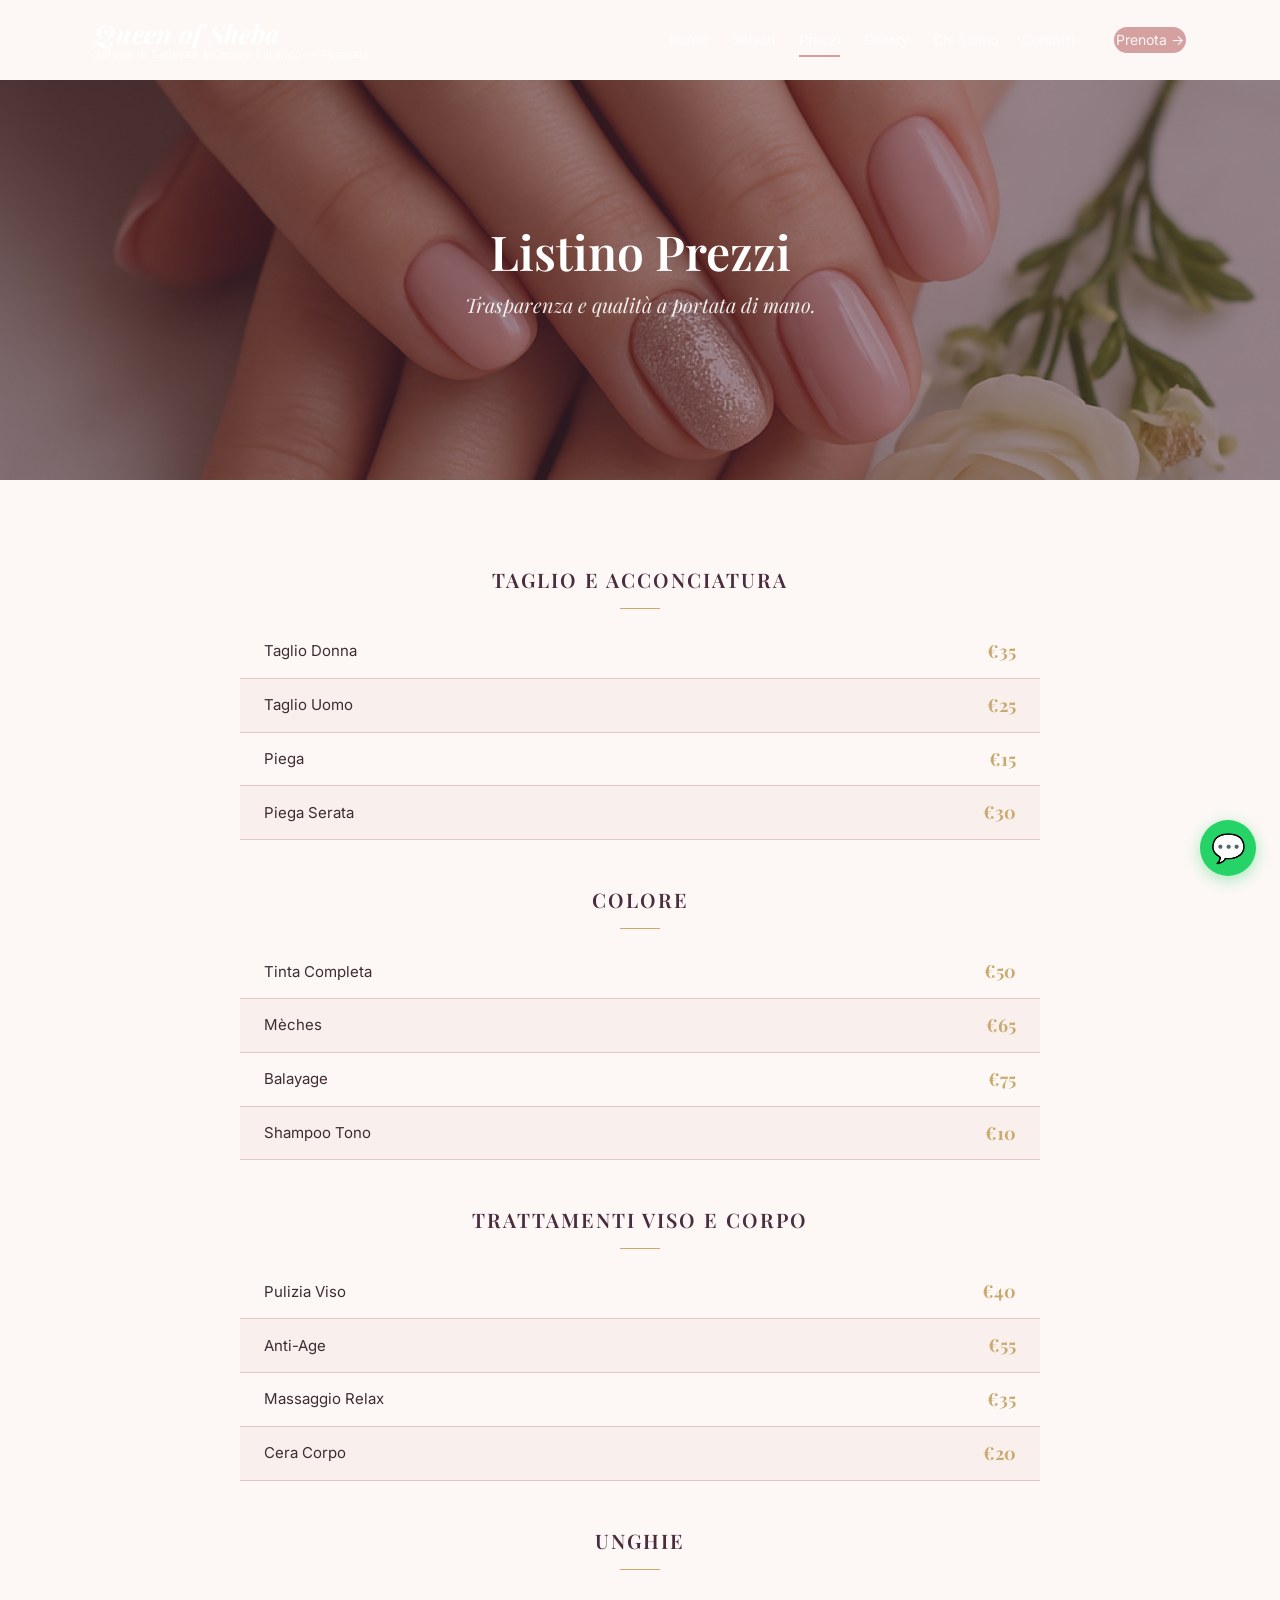
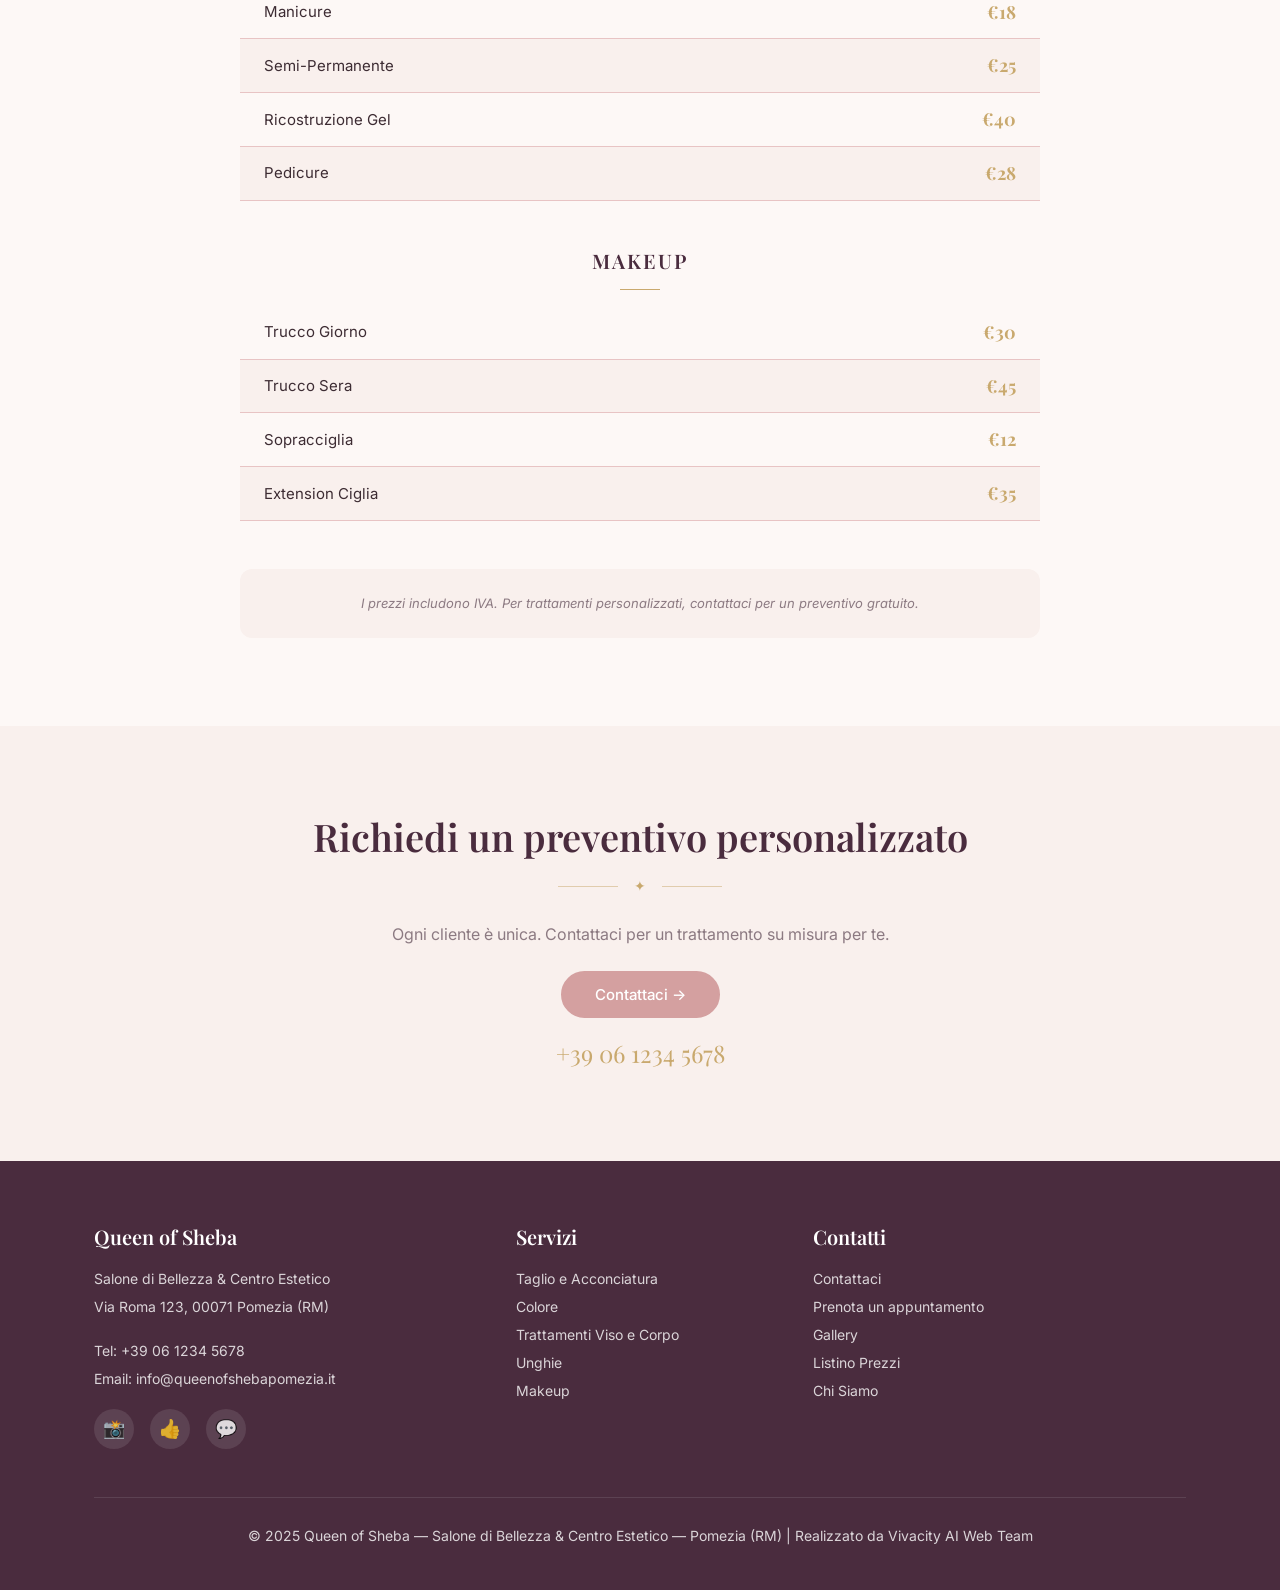
<file: prezzi.html>
<!DOCTYPE html>
<html lang="it">
<head>
  <meta charset="UTF-8">
  <meta name="viewport" content="width=device-width, initial-scale=1.0">
  <title>Listino Prezzi — Queen of Sheba | Salone di Bellezza Pomezia</title>
  <meta name="description" content="Listino prezzi di Queen of Sheba a Pomezia: taglio da €25, colore da €50, trattamenti viso da €40, manicure da €18, trucco da €30. Trasparenza e qualità.">
  
  <link rel="preconnect" href="https://fonts.googleapis.com">
  <link rel="preconnect" href="https://fonts.gstatic.com" crossorigin>
  <link href="https://fonts.googleapis.com/css2?family=Playfair+Display:ital,wght@0,400;0,500;0,600;0,700;1,400;1,500;1,700&family=Inter:wght@300;400;500;600&display=swap" rel="stylesheet">
  <link rel="stylesheet" href="css/style.css">
</head>
<body>

  <nav class="nav" role="navigation" aria-label="Navigazione principale">
    <div class="container">
      <a href="index.html" class="nav-logo">
        <span class="brand-name">Queen of Sheba</span>
        <span class="brand-subtitle">Salone di Bellezza & Centro Estetico — Pomezia</span>
      </a>
      <div class="nav-links">
        <a href="index.html">Home</a>
        <a href="servizi.html">Servizi</a>
        <a href="prezzi.html" class="active">Prezzi</a>
        <a href="gallery.html">Gallery</a>
        <a href="chi-siamo.html">Chi Siamo</a>
        <a href="contatti.html">Contatti</a>
        <a href="contatti.html" class="nav-cta btn btn-primary">Prenota →</a>
      </div>
      <div class="hamburger" role="button" aria-label="Menu" tabindex="0">
        <span></span><span></span><span></span>
      </div>
    </div>
  </nav>

  <div class="mobile-menu" role="dialog" aria-label="Menu navigazione">
    <a href="index.html">Home</a>
    <a href="servizi.html">Servizi</a>
    <a href="prezzi.html">Prezzi</a>
    <a href="gallery.html">Gallery</a>
    <a href="chi-siamo.html">Chi Siamo</a>
    <a href="contatti.html">Contatti</a>
    <a href="contatti.html" class="btn btn-primary" style="margin-top:16px;">Prenota →</a>
  </div>

  <div class="page-header">
    <div class="page-header-bg">
      <img src="images/queen-of-sheba-service-unghie.png" alt="Listino prezzi Queen of Sheba Pomezia">
    </div>
    <div class="page-header-overlay"></div>
    <div class="page-header-content">
      <h1>Listino Prezzi</h1>
      <p>Trasparenza e qualità a portata di mano.</p>
    </div>
  </div>

  <section class="section">
    <div class="container">
      <div class="price-table">

        <!-- Taglio e Acconciatura -->
        <div class="price-category fade-in-up">
          <h3>Taglio e Acconciatura</h3>
          <div class="gold-line"></div>
          <div class="price-row">
            <span class="service-name">Taglio Donna</span>
            <span class="service-price">€35</span>
          </div>
          <div class="price-row">
            <span class="service-name">Taglio Uomo</span>
            <span class="service-price">€25</span>
          </div>
          <div class="price-row">
            <span class="service-name">Piega</span>
            <span class="service-price">€15</span>
          </div>
          <div class="price-row">
            <span class="service-name">Piega Serata</span>
            <span class="service-price">€30</span>
          </div>
        </div>

        <!-- Colore -->
        <div class="price-category fade-in-up">
          <h3>Colore</h3>
          <div class="gold-line"></div>
          <div class="price-row">
            <span class="service-name">Tinta Completa</span>
            <span class="service-price">€50</span>
          </div>
          <div class="price-row">
            <span class="service-name">Mèches</span>
            <span class="service-price">€65</span>
          </div>
          <div class="price-row">
            <span class="service-name">Balayage</span>
            <span class="service-price">€75</span>
          </div>
          <div class="price-row">
            <span class="service-name">Shampoo Tono</span>
            <span class="service-price">€10</span>
          </div>
        </div>

        <!-- Trattamenti Viso e Corpo -->
        <div class="price-category fade-in-up">
          <h3>Trattamenti Viso e Corpo</h3>
          <div class="gold-line"></div>
          <div class="price-row">
            <span class="service-name">Pulizia Viso</span>
            <span class="service-price">€40</span>
          </div>
          <div class="price-row">
            <span class="service-name">Anti-Age</span>
            <span class="service-price">€55</span>
          </div>
          <div class="price-row">
            <span class="service-name">Massaggio Relax</span>
            <span class="service-price">€35</span>
          </div>
          <div class="price-row">
            <span class="service-name">Cera Corpo</span>
            <span class="service-price">€20</span>
          </div>
        </div>

        <!-- Unghie -->
        <div class="price-category fade-in-up">
          <h3>Unghie</h3>
          <div class="gold-line"></div>
          <div class="price-row">
            <span class="service-name">Manicure</span>
            <span class="service-price">€18</span>
          </div>
          <div class="price-row">
            <span class="service-name">Semi-Permanente</span>
            <span class="service-price">€25</span>
          </div>
          <div class="price-row">
            <span class="service-name">Ricostruzione Gel</span>
            <span class="service-price">€40</span>
          </div>
          <div class="price-row">
            <span class="service-name">Pedicure</span>
            <span class="service-price">€28</span>
          </div>
        </div>

        <!-- Makeup -->
        <div class="price-category fade-in-up">
          <h3>Makeup</h3>
          <div class="gold-line"></div>
          <div class="price-row">
            <span class="service-name">Trucco Giorno</span>
            <span class="service-price">€30</span>
          </div>
          <div class="price-row">
            <span class="service-name">Trucco Sera</span>
            <span class="service-price">€45</span>
          </div>
          <div class="price-row">
            <span class="service-name">Sopracciglia</span>
            <span class="service-price">€12</span>
          </div>
          <div class="price-row">
            <span class="service-name">Extension Ciglia</span>
            <span class="service-price">€35</span>
          </div>
        </div>

        <div class="price-note fade-in-up">
          I prezzi includono IVA. Per trattamenti personalizzati, contattaci per un preventivo gratuito.
        </div>

      </div>
    </div>
  </section>

  <section class="cta-section">
    <div class="container">
      <h2>Richiedi un preventivo personalizzato</h2>
      <div class="gold-divider">✦</div>
      <p>Ogni cliente è unica. Contattaci per un trattamento su misura per te.</p>
      <a href="contatti.html" class="btn btn-primary">Contattaci →</a>
      <div class="cta-phone">+39 06 1234 5678</div>
    </div>
  </section>

  <footer class="footer">
    <div class="container">
      <div class="footer-grid">
        <div>
          <h3>Queen of Sheba</h3>
          <p>Salone di Bellezza & Centro Estetico<br>Via Roma 123, 00071 Pomezia (RM)</p>
          <p>Tel: +39 06 1234 5678<br>Email: info@queenofshebapomezia.it</p>
          <div class="footer-social">
            <a href="#" aria-label="Instagram">📸</a>
            <a href="#" aria-label="Facebook">👍</a>
            <a href="#" aria-label="WhatsApp">💬</a>
          </div>
        </div>
        <div>
          <h3>Servizi</h3>
          <ul>
            <li><a href="servizi.html">Taglio e Acconciatura</a></li>
            <li><a href="servizi.html">Colore</a></li>
            <li><a href="servizi.html">Trattamenti Viso e Corpo</a></li>
            <li><a href="servizi.html">Unghie</a></li>
            <li><a href="servizi.html">Makeup</a></li>
          </ul>
        </div>
        <div>
          <h3>Contatti</h3>
          <ul>
            <li><a href="contatti.html">Contattaci</a></li>
            <li><a href="contatti.html">Prenota un appuntamento</a></li>
            <li><a href="gallery.html">Gallery</a></li>
            <li><a href="prezzi.html">Listino Prezzi</a></li>
            <li><a href="chi-siamo.html">Chi Siamo</a></li>
          </ul>
        </div>
      </div>
      <div class="footer-bottom">
        <p>© 2025 Queen of Sheba — Salone di Bellezza & Centro Estetico — Pomezia (RM) | Realizzato da Vivacity AI Web Team</p>
      </div>
    </div>
  </footer>

  <a href="https://wa.me/390612345678" class="whatsapp-float" target="_blank" rel="noopener" aria-label="Contattaci su WhatsApp">💬</a>

  <script src="js/main.js"></script>
</body>
</html>
</file>
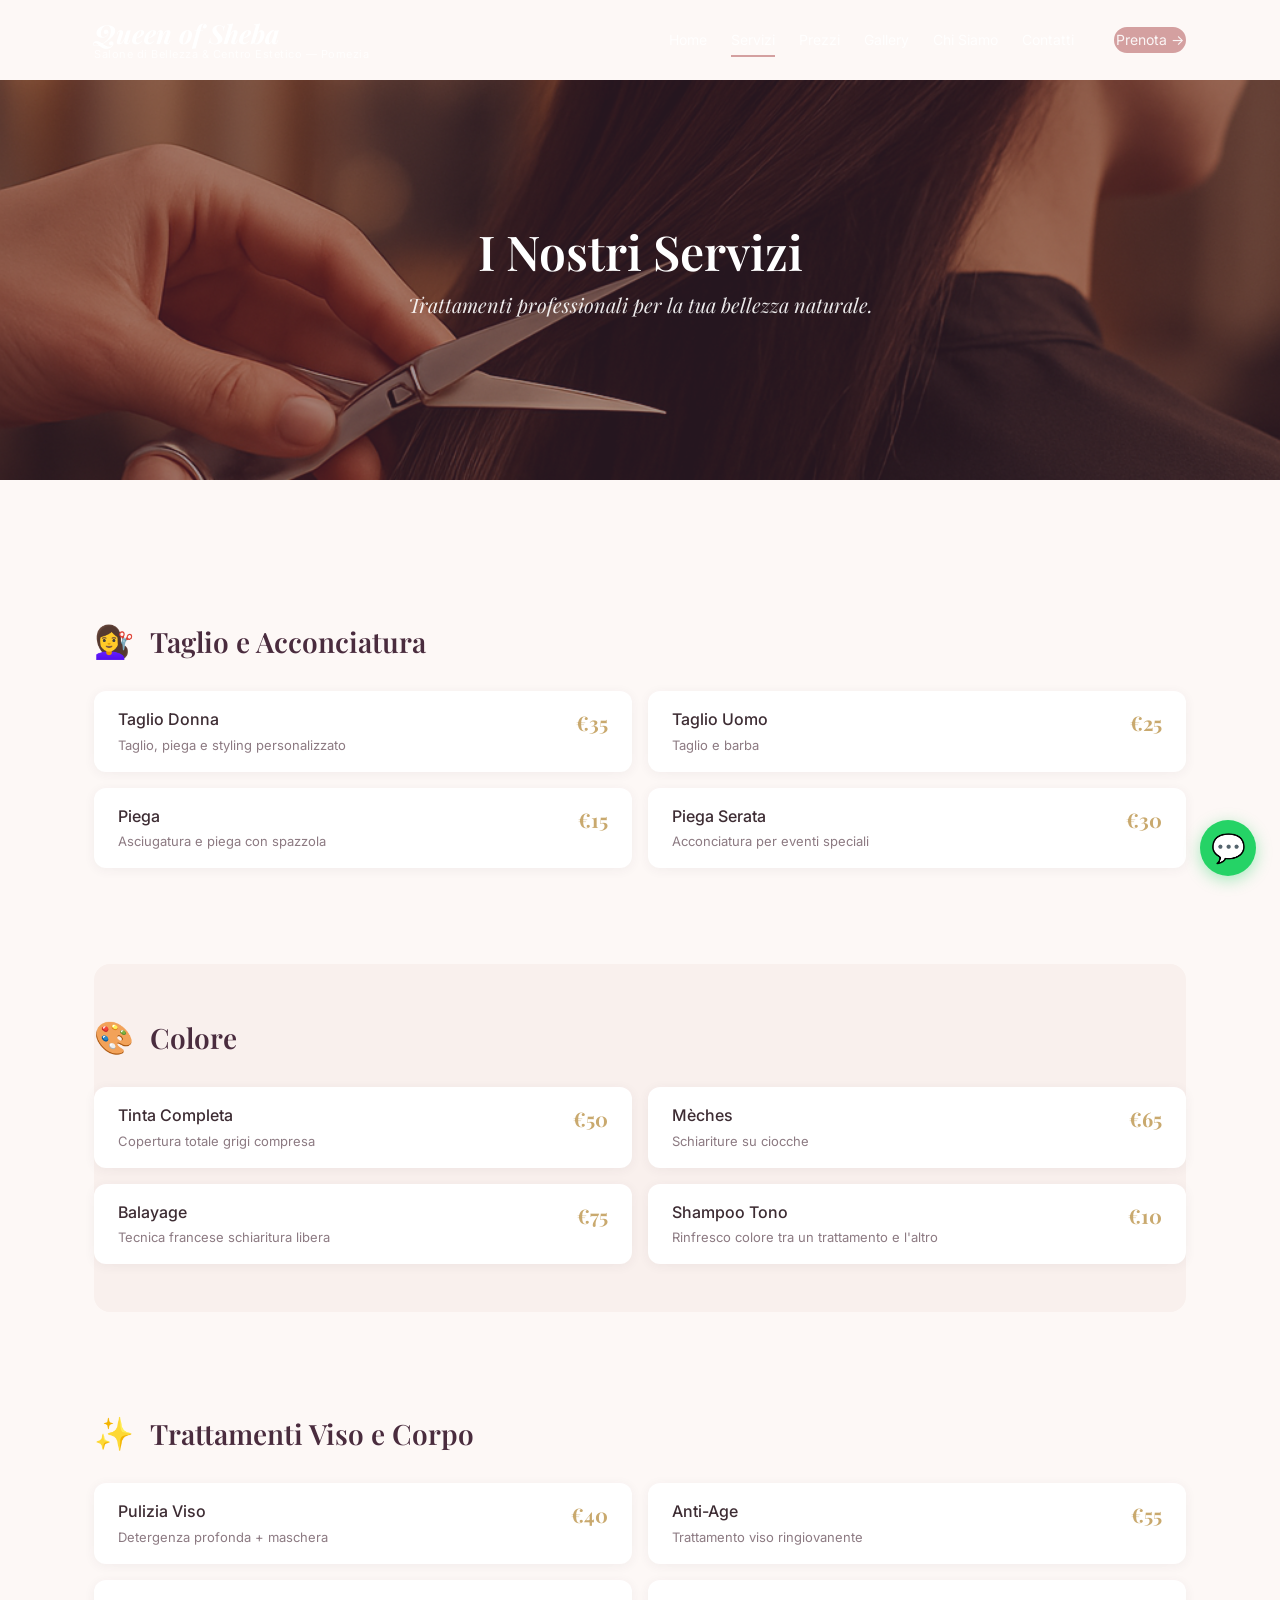
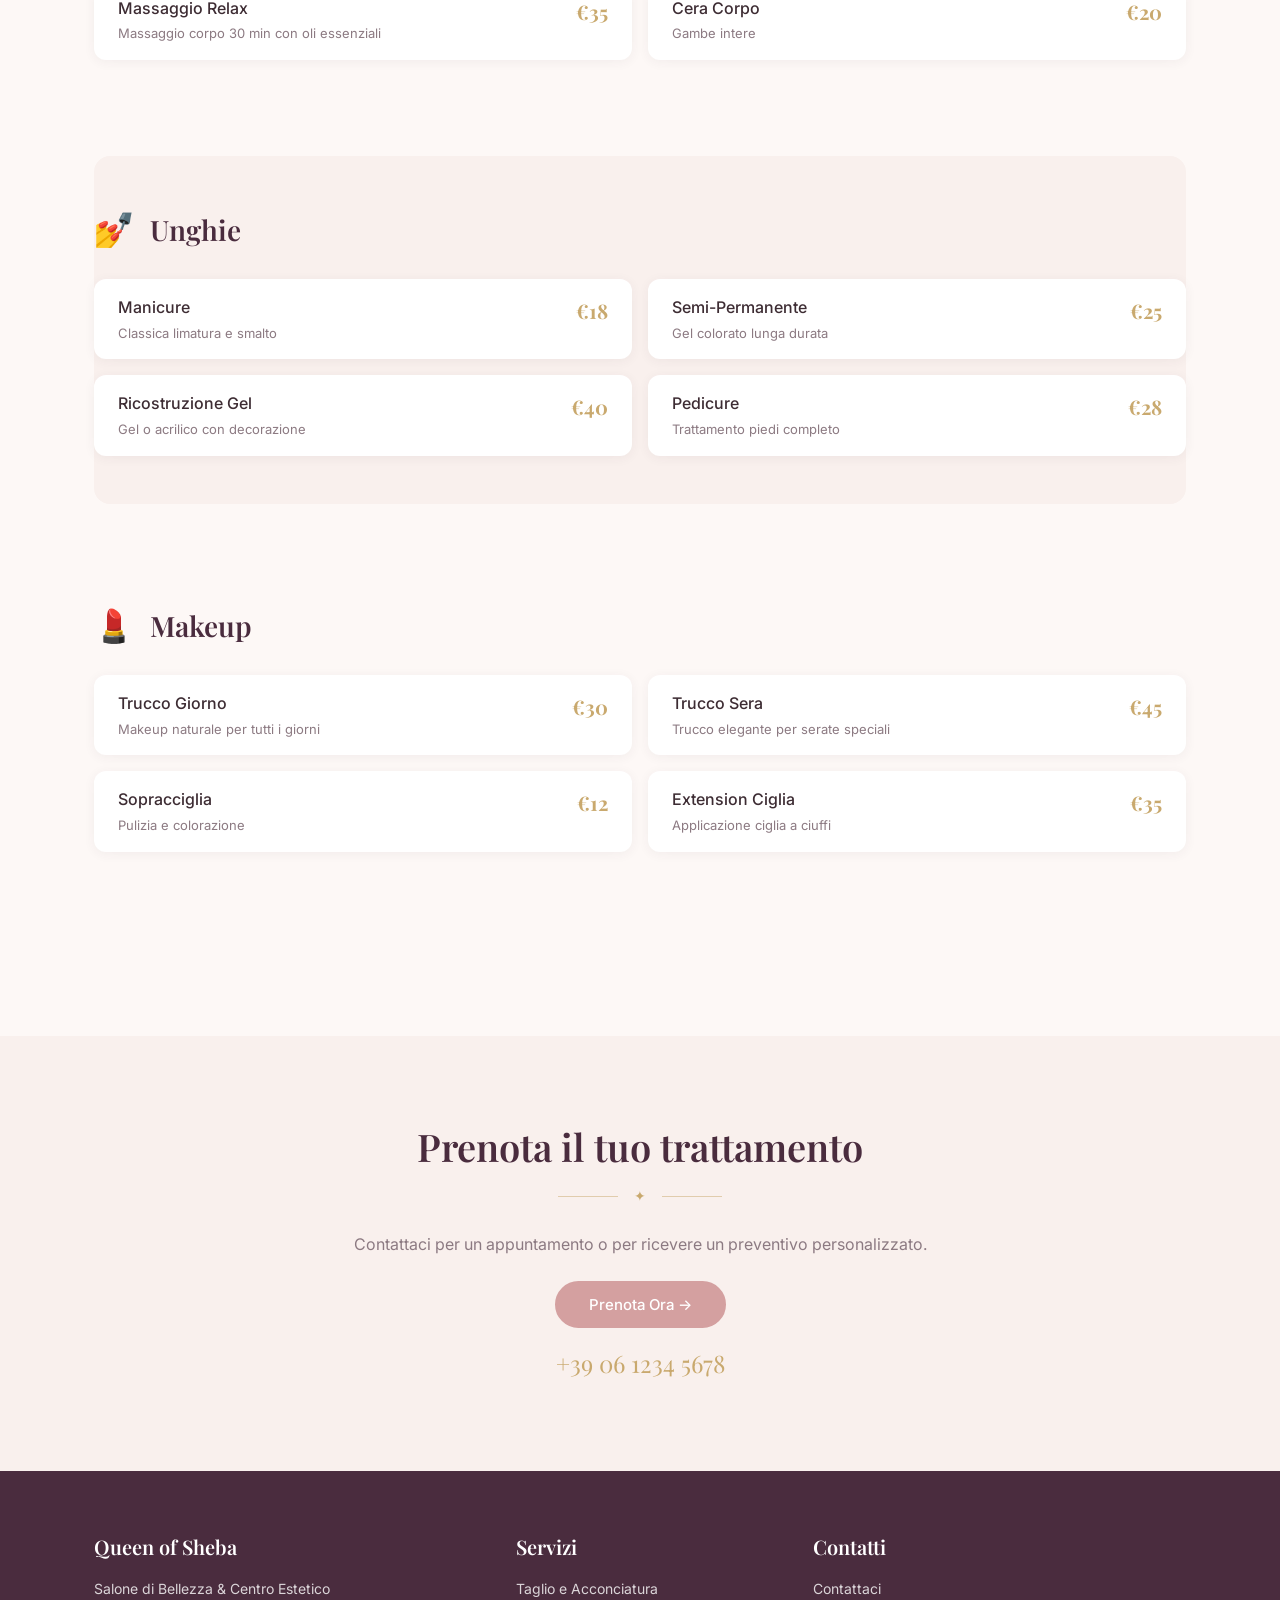
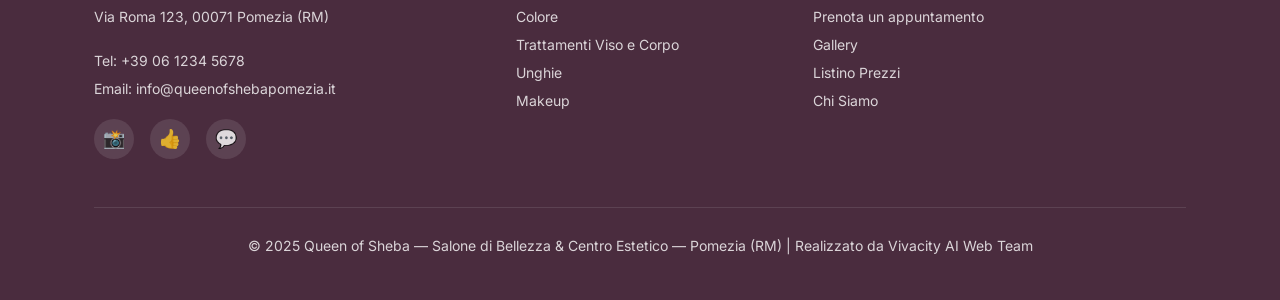
<file: servizi.html>
<!DOCTYPE html>
<html lang="it">
<head>
  <meta charset="UTF-8">
  <meta name="viewport" content="width=device-width, initial-scale=1.0">
  <title>Servizi — Queen of Sheba | Salone di Bellezza Pomezia</title>
  <meta name="description" content="Scopri tutti i servizi di Queen of Sheba a Pomezia: taglio donna e uomo, colore, mèches, balayage, trattamenti viso, massaggi, manicure, pedicure, trucco e molto altro.">
  
  <link rel="preconnect" href="https://fonts.googleapis.com">
  <link rel="preconnect" href="https://fonts.gstatic.com" crossorigin>
  <link href="https://fonts.googleapis.com/css2?family=Playfair+Display:ital,wght@0,400;0,500;0,600;0,700;1,400;1,500;1,700&family=Inter:wght@300;400;500;600&display=swap" rel="stylesheet">
  <link rel="stylesheet" href="css/style.css">
</head>
<body>

  <nav class="nav" role="navigation" aria-label="Navigazione principale">
    <div class="container">
      <a href="index.html" class="nav-logo">
        <span class="brand-name">Queen of Sheba</span>
        <span class="brand-subtitle">Salone di Bellezza & Centro Estetico — Pomezia</span>
      </a>
      <div class="nav-links">
        <a href="index.html">Home</a>
        <a href="servizi.html" class="active">Servizi</a>
        <a href="prezzi.html">Prezzi</a>
        <a href="gallery.html">Gallery</a>
        <a href="chi-siamo.html">Chi Siamo</a>
        <a href="contatti.html">Contatti</a>
        <a href="contatti.html" class="nav-cta btn btn-primary">Prenota →</a>
      </div>
      <div class="hamburger" role="button" aria-label="Menu" tabindex="0">
        <span></span><span></span><span></span>
      </div>
    </div>
  </nav>

  <div class="mobile-menu" role="dialog" aria-label="Menu navigazione">
    <a href="index.html">Home</a>
    <a href="servizi.html">Servizi</a>
    <a href="prezzi.html">Prezzi</a>
    <a href="gallery.html">Gallery</a>
    <a href="chi-siamo.html">Chi Siamo</a>
    <a href="contatti.html">Contatti</a>
    <a href="contatti.html" class="btn btn-primary" style="margin-top:16px;">Prenota →</a>
  </div>

  <!-- Page Header -->
  <div class="page-header">
    <div class="page-header-bg">
      <img src="images/queen-of-sheba-service-taglio.png" alt="Servizi di bellezza Queen of Sheba Pomezia">
    </div>
    <div class="page-header-overlay"></div>
    <div class="page-header-content">
      <h1>I Nostri Servizi</h1>
      <p>Trattamenti professionali per la tua bellezza naturale.</p>
    </div>
  </div>

  <section class="section">
    <div class="container">

      <!-- Taglio e Acconciatura -->
      <div class="service-category fade-in-up">
        <div class="category-heading">
          <span class="category-icon">💇‍♀️</span>
          <h2>Taglio e Acconciatura</h2>
        </div>
        <div class="service-items-grid">
          <div class="service-item">
            <div class="service-item-info">
              <div class="service-item-name">Taglio Donna</div>
              <p class="service-item-desc">Taglio, piega e styling personalizzato</p>
            </div>
            <span class="service-item-price">€35</span>
          </div>
          <div class="service-item">
            <div class="service-item-info">
              <div class="service-item-name">Taglio Uomo</div>
              <p class="service-item-desc">Taglio e barba</p>
            </div>
            <span class="service-item-price">€25</span>
          </div>
          <div class="service-item">
            <div class="service-item-info">
              <div class="service-item-name">Piega</div>
              <p class="service-item-desc">Asciugatura e piega con spazzola</p>
            </div>
            <span class="service-item-price">€15</span>
          </div>
          <div class="service-item">
            <div class="service-item-info">
              <div class="service-item-name">Piega Serata</div>
              <p class="service-item-desc">Acconciatura per eventi speciali</p>
            </div>
            <span class="service-item-price">€30</span>
          </div>
        </div>
      </div>

      <!-- Colore -->
      <div class="service-category fade-in-up">
        <div class="category-heading">
          <span class="category-icon">🎨</span>
          <h2>Colore</h2>
        </div>
        <div class="service-items-grid">
          <div class="service-item">
            <div class="service-item-info">
              <div class="service-item-name">Tinta Completa</div>
              <p class="service-item-desc">Copertura totale grigi compresa</p>
            </div>
            <span class="service-item-price">€50</span>
          </div>
          <div class="service-item">
            <div class="service-item-info">
              <div class="service-item-name">Mèches</div>
              <p class="service-item-desc">Schiariture su ciocche</p>
            </div>
            <span class="service-item-price">€65</span>
          </div>
          <div class="service-item">
            <div class="service-item-info">
              <div class="service-item-name">Balayage</div>
              <p class="service-item-desc">Tecnica francese schiaritura libera</p>
            </div>
            <span class="service-item-price">€75</span>
          </div>
          <div class="service-item">
            <div class="service-item-info">
              <div class="service-item-name">Shampoo Tono</div>
              <p class="service-item-desc">Rinfresco colore tra un trattamento e l'altro</p>
            </div>
            <span class="service-item-price">€10</span>
          </div>
        </div>
      </div>

      <!-- Trattamenti Viso e Corpo -->
      <div class="service-category fade-in-up">
        <div class="category-heading">
          <span class="category-icon">✨</span>
          <h2>Trattamenti Viso e Corpo</h2>
        </div>
        <div class="service-items-grid">
          <div class="service-item">
            <div class="service-item-info">
              <div class="service-item-name">Pulizia Viso</div>
              <p class="service-item-desc">Detergenza profonda + maschera</p>
            </div>
            <span class="service-item-price">€40</span>
          </div>
          <div class="service-item">
            <div class="service-item-info">
              <div class="service-item-name">Anti-Age</div>
              <p class="service-item-desc">Trattamento viso ringiovanente</p>
            </div>
            <span class="service-item-price">€55</span>
          </div>
          <div class="service-item">
            <div class="service-item-info">
              <div class="service-item-name">Massaggio Relax</div>
              <p class="service-item-desc">Massaggio corpo 30 min con oli essenziali</p>
            </div>
            <span class="service-item-price">€35</span>
          </div>
          <div class="service-item">
            <div class="service-item-info">
              <div class="service-item-name">Cera Corpo</div>
              <p class="service-item-desc">Gambe intere</p>
            </div>
            <span class="service-item-price">€20</span>
          </div>
        </div>
      </div>

      <!-- Unghie -->
      <div class="service-category fade-in-up">
        <div class="category-heading">
          <span class="category-icon">💅</span>
          <h2>Unghie</h2>
        </div>
        <div class="service-items-grid">
          <div class="service-item">
            <div class="service-item-info">
              <div class="service-item-name">Manicure</div>
              <p class="service-item-desc">Classica limatura e smalto</p>
            </div>
            <span class="service-item-price">€18</span>
          </div>
          <div class="service-item">
            <div class="service-item-info">
              <div class="service-item-name">Semi-Permanente</div>
              <p class="service-item-desc">Gel colorato lunga durata</p>
            </div>
            <span class="service-item-price">€25</span>
          </div>
          <div class="service-item">
            <div class="service-item-info">
              <div class="service-item-name">Ricostruzione Gel</div>
              <p class="service-item-desc">Gel o acrilico con decorazione</p>
            </div>
            <span class="service-item-price">€40</span>
          </div>
          <div class="service-item">
            <div class="service-item-info">
              <div class="service-item-name">Pedicure</div>
              <p class="service-item-desc">Trattamento piedi completo</p>
            </div>
            <span class="service-item-price">€28</span>
          </div>
        </div>
      </div>

      <!-- Makeup -->
      <div class="service-category fade-in-up">
        <div class="category-heading">
          <span class="category-icon">💄</span>
          <h2>Makeup</h2>
        </div>
        <div class="service-items-grid">
          <div class="service-item">
            <div class="service-item-info">
              <div class="service-item-name">Trucco Giorno</div>
              <p class="service-item-desc">Makeup naturale per tutti i giorni</p>
            </div>
            <span class="service-item-price">€30</span>
          </div>
          <div class="service-item">
            <div class="service-item-info">
              <div class="service-item-name">Trucco Sera</div>
              <p class="service-item-desc">Trucco elegante per serate speciali</p>
            </div>
            <span class="service-item-price">€45</span>
          </div>
          <div class="service-item">
            <div class="service-item-info">
              <div class="service-item-name">Sopracciglia</div>
              <p class="service-item-desc">Pulizia e colorazione</p>
            </div>
            <span class="service-item-price">€12</span>
          </div>
          <div class="service-item">
            <div class="service-item-info">
              <div class="service-item-name">Extension Ciglia</div>
              <p class="service-item-desc">Applicazione ciglia a ciuffi</p>
            </div>
            <span class="service-item-price">€35</span>
          </div>
        </div>
      </div>

    </div>
  </section>

  <!-- CTA -->
  <section class="cta-section">
    <div class="container">
      <h2>Prenota il tuo trattamento</h2>
      <div class="gold-divider">✦</div>
      <p>Contattaci per un appuntamento o per ricevere un preventivo personalizzato.</p>
      <a href="contatti.html" class="btn btn-primary">Prenota Ora →</a>
      <div class="cta-phone">+39 06 1234 5678</div>
    </div>
  </section>

  <!-- Footer -->
  <footer class="footer">
    <div class="container">
      <div class="footer-grid">
        <div>
          <h3>Queen of Sheba</h3>
          <p>Salone di Bellezza & Centro Estetico<br>Via Roma 123, 00071 Pomezia (RM)</p>
          <p>Tel: +39 06 1234 5678<br>Email: info@queenofshebapomezia.it</p>
          <div class="footer-social">
            <a href="#" aria-label="Instagram">📸</a>
            <a href="#" aria-label="Facebook">👍</a>
            <a href="#" aria-label="WhatsApp">💬</a>
          </div>
        </div>
        <div>
          <h3>Servizi</h3>
          <ul>
            <li><a href="servizi.html">Taglio e Acconciatura</a></li>
            <li><a href="servizi.html">Colore</a></li>
            <li><a href="servizi.html">Trattamenti Viso e Corpo</a></li>
            <li><a href="servizi.html">Unghie</a></li>
            <li><a href="servizi.html">Makeup</a></li>
          </ul>
        </div>
        <div>
          <h3>Contatti</h3>
          <ul>
            <li><a href="contatti.html">Contattaci</a></li>
            <li><a href="contatti.html">Prenota un appuntamento</a></li>
            <li><a href="gallery.html">Gallery</a></li>
            <li><a href="prezzi.html">Listino Prezzi</a></li>
            <li><a href="chi-siamo.html">Chi Siamo</a></li>
          </ul>
        </div>
      </div>
      <div class="footer-bottom">
        <p>© 2025 Queen of Sheba — Salone di Bellezza & Centro Estetico — Pomezia (RM) | Realizzato da Vivacity AI Web Team</p>
      </div>
    </div>
  </footer>

  <a href="https://wa.me/390612345678" class="whatsapp-float" target="_blank" rel="noopener" aria-label="Contattaci su WhatsApp">💬</a>

  <script src="js/main.js"></script>
</body>
</html>
</file>
<file: css/style.css>
/* ===== Queen of Sheba - Beauty Salon Website ===== */
/* Design System v1.0 - Pomezia, Italy */

/* === CSS Custom Properties === */
:root {
  /* Colors */
  --primary: #4A2C3E;
  --primary-dark: #3A1F2E;
  --secondary: #D4A0A0;
  --secondary-dark: #C28E8E;
  --secondary-darker: #B07C7C;
  --accent: #E8C4C4;
  --light: #FDF8F6;
  --alt-light: #F9F0ED;
  --gold: #C9A96E;
  --body: #3D2C33;
  --muted: #8C7A82;
  --white: #FFFFFF;
  --border: #E8C4C4;

  /* Typography */
  --font-heading: 'Playfair Display', Georgia, serif;
  --font-body: 'Inter', -apple-system, BlinkMacSystemFont, sans-serif;

  /* Spacing */
  --space-xs: 8px;
  --space-sm: 16px;
  --space-md: 24px;
  --space-lg: 48px;
  --space-xl: 64px;
  --space-2xl: 88px;
  --space-3xl: 96px;

  /* Border Radius */
  --radius-sm: 8px;
  --radius-md: 12px;
  --radius-lg: 16px;
  --radius-pill: 25px;

  /* Shadows */
  --shadow-card: 0 2px 12px rgba(74, 44, 62, 0.06);
  --shadow-hover: 0 8px 28px rgba(74, 44, 62, 0.1);
  --shadow-header: 0 2px 16px rgba(0, 0, 0, 0.04);

  /* Container */
  --max-width: 1140px;
  --nav-height: 80px;
}

/* === Reset & Base === */
*, *::before, *::after {
  margin: 0;
  padding: 0;
  box-sizing: border-box;
}

html {
  scroll-behavior: smooth;
  font-size: 16px;
}

body {
  font-family: var(--font-body);
  color: var(--body);
  background-color: var(--light);
  line-height: 1.6;
  -webkit-font-smoothing: antialiased;
  -moz-osx-font-smoothing: grayscale;
}

img {
  max-width: 100%;
  height: auto;
  display: block;
}

a {
  text-decoration: none;
  color: inherit;
  transition: color 0.3s ease;
}

ul {
  list-style: none;
}

.container {
  max-width: var(--max-width);
  margin: 0 auto;
  padding: 0 var(--space-md);
}

/* === Typography === */
h1, h2, h3, h4, h5 {
  font-family: var(--font-heading);
  font-weight: 600;
  line-height: 1.2;
  color: var(--primary);
}

h1 { font-size: 52px; margin-bottom: var(--space-sm); }
h2 { font-size: 38px; margin-bottom: var(--space-sm); }
h3 { font-size: 28px; margin-bottom: var(--space-sm); }

.section-subtitle {
  font-family: var(--font-heading);
  font-weight: 500;
  font-style: italic;
  font-size: 20px;
  color: var(--muted);
  text-align: center;
  margin-bottom: var(--space-lg);
}

p {
  margin-bottom: var(--space-sm);
  color: var(--body);
}

/* Gold decorative divider */
.gold-divider {
  display: flex;
  align-items: center;
  justify-content: center;
  gap: var(--space-sm);
  margin: var(--space-sm) 0 var(--space-md);
  color: var(--gold);
  font-size: 14px;
}
.gold-divider::before,
.gold-divider::after {
  content: '';
  flex: 1;
  max-width: 60px;
  height: 1px;
  background: var(--gold);
  opacity: 0.5;
}

/* === Buttons === */
.btn {
  display: inline-block;
  padding: 14px 32px;
  border-radius: var(--radius-pill);
  font-family: var(--font-body);
  font-weight: 500;
  font-size: 15px;
  cursor: pointer;
  transition: all 0.3s ease;
  border: 2px solid transparent;
  text-align: center;
  line-height: 1;
}

.btn:hover {
  transform: scale(1.02);
}

.btn-primary {
  background: var(--secondary);
  color: var(--white);
  border-color: var(--secondary);
}
.btn-primary:hover {
  background: var(--secondary-dark);
  border-color: var(--secondary-dark);
}
.btn-primary:active {
  background: var(--secondary-darker);
}

.btn-secondary {
  background: transparent;
  color: var(--white);
  border-color: var(--white);
}
.btn-secondary:hover {
  background: var(--secondary);
  border-color: var(--secondary);
  color: var(--white);
}

.btn-outline {
  background: transparent;
  color: var(--secondary);
  border-color: var(--secondary);
}
.btn-outline:hover {
  background: var(--secondary);
  color: var(--white);
}

.btn-gold {
  background: var(--gold);
  color: var(--white);
  border-color: var(--gold);
}
.btn-gold:hover {
  opacity: 0.9;
  transform: scale(1.02);
}

/* === Navigation === */
.nav {
  position: fixed;
  top: 0;
  left: 0;
  right: 0;
  z-index: 1000;
  height: var(--nav-height);
  display: flex;
  align-items: center;
  transition: all 0.4s ease;
  background: transparent;
  padding: 0 var(--space-md);
}

.nav.scrolled {
  background: var(--white);
  box-shadow: var(--shadow-header);
}

.nav .container {
  display: flex;
  align-items: center;
  justify-content: space-between;
  width: 100%;
}

.nav-logo {
  display: flex;
  flex-direction: column;
  line-height: 1.1;
}

.nav-logo .brand-name {
  font-family: var(--font-heading);
  font-weight: 700;
  font-style: italic;
  font-size: 26px;
  color: var(--white);
  transition: color 0.3s;
}

.nav.scrolled .nav-logo .brand-name {
  color: var(--primary);
}

.nav-logo .brand-subtitle {
  font-family: var(--font-body);
  font-weight: 400;
  font-size: 11px;
  color: rgba(255,255,255,0.8);
  letter-spacing: 0.5px;
}

.nav.scrolled .nav-logo .brand-subtitle {
  color: var(--muted);
}

.nav-links {
  display: flex;
  align-items: center;
  gap: var(--space-md);
}

.nav-links a {
  font-family: var(--font-body);
  font-weight: 400;
  font-size: 14px;
  color: rgba(255,255,255,0.9);
  position: relative;
  padding: 4px 0;
  transition: color 0.3s;
}

.nav.scrolled .nav-links a {
  color: var(--body);
}

.nav-links a::after {
  content: '';
  position: absolute;
  bottom: -2px;
  left: 0;
  width: 0;
  height: 2px;
  background: var(--secondary);
  transition: width 0.3s ease;
}

.nav-links a:hover::after,
.nav-links a.active::after {
  width: 100%;
}

.nav-links a:hover {
  color: var(--secondary);
}

.nav-cta {
  margin-left: var(--space-sm);
}

.nav-cta .btn {
  padding: 10px 24px;
  font-size: 14px;
}

/* Hamburger */
.hamburger {
  display: none;
  flex-direction: column;
  gap: 5px;
  cursor: pointer;
  padding: 8px;
  z-index: 1001;
}

.hamburger span {
  width: 28px;
  height: 2px;
  background: var(--white);
  border-radius: 2px;
  transition: all 0.3s ease;
}

.nav.scrolled .hamburger span {
  background: var(--primary);
}

.hamburger.active span:nth-child(1) {
  transform: rotate(45deg) translate(5px, 5px);
}
.hamburger.active span:nth-child(2) {
  opacity: 0;
}
.hamburger.active span:nth-child(3) {
  transform: rotate(-45deg) translate(5px, -5px);
}

/* Mobile Menu Overlay */
.mobile-menu {
  display: none;
  position: fixed;
  top: 0;
  left: 0;
  right: 0;
  bottom: 0;
  background: var(--primary);
  z-index: 1000;
  flex-direction: column;
  align-items: center;
  justify-content: center;
  gap: var(--space-lg);
  opacity: 0;
  transition: opacity 0.4s ease;
  pointer-events: none;
}

.mobile-menu.active {
  display: flex;
  opacity: 1;
  pointer-events: all;
}

.mobile-menu a {
  font-family: var(--font-heading);
  font-size: 28px;
  color: var(--white);
  transition: color 0.3s;
}

.mobile-menu a:hover {
  color: var(--gold);
}

/* === Hero Section === */
.hero {
  position: relative;
  min-height: 100vh;
  display: flex;
  align-items: center;
  justify-content: center;
  overflow: hidden;
}

.hero-bg {
  position: absolute;
  top: 0;
  left: 0;
  right: 0;
  bottom: 0;
  z-index: 0;
}

.hero-bg img {
  width: 100%;
  height: 100%;
  object-fit: cover;
}

.hero-overlay {
  position: absolute;
  top: 0;
  left: 0;
  right: 0;
  bottom: 0;
  background: linear-gradient(
    to bottom,
    rgba(74, 44, 62, 0.2) 0%,
    rgba(74, 44, 62, 0.5) 100%
  );
  z-index: 1;
}

.hero-content {
  position: relative;
  z-index: 2;
  text-align: center;
  color: var(--white);
  padding: 0 var(--space-md);
  max-width: 800px;
}

.hero-content h1 {
  font-size: 64px;
  font-weight: 700;
  color: var(--white);
  margin-bottom: var(--space-xs);
  text-shadow: 0 2px 10px rgba(0,0,0,0.3);
}

.hero-content .hero-subtitle {
  font-family: var(--font-heading);
  font-size: 22px;
  font-weight: 400;
  font-style: italic;
  color: rgba(255,255,255,0.9);
  margin-bottom: var(--space-xs);
}

.hero-content .hero-location {
  font-family: var(--font-body);
  font-size: 16px;
  font-weight: 300;
  color: rgba(255,255,255,0.8);
  letter-spacing: 2px;
  text-transform: uppercase;
  margin-bottom: var(--space-md);
}

.hero-content .gold-line {
  width: 60px;
  height: 2px;
  background: var(--gold);
  margin: var(--space-sm) auto;
}

.hero-buttons {
  display: flex;
  gap: var(--space-sm);
  justify-content: center;
  flex-wrap: wrap;
  margin-top: var(--space-md);
}

/* === Section Styles === */
.section {
  padding: var(--space-2xl) 0;
}

.section-alt {
  background: var(--alt-light);
}

.section-header {
  text-align: center;
  margin-bottom: var(--space-lg);
}

/* === Welcome Section === */
.welcome-grid {
  display: grid;
  grid-template-columns: 1fr 1fr;
  gap: var(--space-lg);
  align-items: center;
}

.welcome-text h2 {
  margin-bottom: var(--space-sm);
}

.welcome-text p {
  color: var(--muted);
  line-height: 1.8;
}

.welcome-image img {
  border-radius: var(--radius-lg);
  box-shadow: var(--shadow-card);
  width: 100%;
}

.hours-card {
  background: var(--accent);
  border-radius: var(--radius-md);
  padding: var(--space-md);
  margin-top: var(--space-md);
  display: flex;
  gap: var(--space-sm);
  align-items: flex-start;
}

.hours-card .hours-icon {
  font-size: 24px;
  line-height: 1;
}

.hours-card .hours-table {
  font-size: 14px;
  line-height: 1.8;
  color: var(--body);
}

.hours-card .hours-table .day {
  display: inline-block;
  width: 70px;
  font-weight: 500;
}

/* === Services Grid === */
.services-grid {
  display: grid;
  grid-template-columns: repeat(4, 1fr);
  gap: var(--space-md);
}

.service-card {
  background: var(--accent);
  border-radius: var(--radius-lg);
  padding: var(--space-md);
  text-align: center;
  transition: all 0.3s ease;
  cursor: default;
}

.service-card:hover {
  transform: translateY(-4px);
  box-shadow: var(--shadow-hover);
}

.service-card .service-icon {
  font-size: 40px;
  margin-bottom: var(--space-sm);
}

.service-card h3 {
  font-size: 20px;
  margin-bottom: var(--space-xs);
}

.service-card .service-price {
  font-family: var(--font-heading);
  font-weight: 700;
  font-size: 20px;
  color: var(--gold);
  margin-bottom: var(--space-xs);
}

.service-card p {
  font-size: 14px;
  color: var(--muted);
  margin-bottom: 0;
}

.section-link {
  text-align: right;
  margin-top: var(--space-md);
}

.section-link a {
  color: var(--secondary);
  font-weight: 500;
  transition: color 0.3s;
}

.section-link a:hover {
  color: var(--gold);
}

/* === Gallery Preview === */
.gallery-preview-grid {
  display: grid;
  grid-template-columns: repeat(3, 1fr);
  gap: var(--space-sm);
}

.gallery-preview-item {
  position: relative;
  border-radius: var(--radius-md);
  overflow: hidden;
  aspect-ratio: 1;
  cursor: pointer;
}

.gallery-preview-item img {
  width: 100%;
  height: 100%;
  object-fit: cover;
  transition: transform 0.5s ease;
}

.gallery-preview-item:hover img {
  transform: scale(1.05);
}

.gallery-preview-item .overlay {
  position: absolute;
  top: 0;
  left: 0;
  right: 0;
  bottom: 0;
  background: rgba(74, 44, 62, 0.4);
  display: flex;
  align-items: center;
  justify-content: center;
  opacity: 0;
  transition: opacity 0.3s;
  color: var(--white);
  font-family: var(--font-heading);
  font-size: 18px;
}

.gallery-preview-item:hover .overlay {
  opacity: 1;
}

/* === Testimonials === */
.testimonial {
  text-align: center;
  max-width: 700px;
  margin: 0 auto;
  padding: var(--space-lg) var(--space-md);
}

.testimonial .quote-mark {
  font-family: var(--font-heading);
  font-size: 72px;
  color: var(--accent);
  line-height: 0.8;
  margin-bottom: var(--space-sm);
}

.testimonial blockquote {
  font-family: var(--font-heading);
  font-size: 22px;
  font-style: italic;
  color: var(--primary);
  line-height: 1.5;
  margin-bottom: var(--space-md);
}

.testimonial .testimonial-author {
  font-size: 14px;
  color: var(--muted);
}

.testimonial .testimonial-stars {
  color: var(--gold);
  font-size: 20px;
  margin-bottom: var(--space-xs);
}

/* === CTA Section === */
.cta-section {
  background: var(--alt-light);
  text-align: center;
  padding: var(--space-2xl) var(--space-md);
}

.cta-section h2 {
  margin-bottom: var(--space-xs);
}

.cta-section p {
  color: var(--muted);
  margin-bottom: var(--space-md);
}

.cta-section .cta-phone {
  font-family: var(--font-heading);
  font-size: 24px;
  color: var(--gold);
  margin-top: var(--space-sm);
}

/* === Footer === */
.footer {
  background: var(--primary);
  color: var(--white);
  padding: var(--space-xl) 0 var(--space-md);
}

.footer-grid {
  display: grid;
  grid-template-columns: 1.5fr 1fr 1.5fr;
  gap: var(--space-lg);
  margin-bottom: var(--space-lg);
}

.footer h3 {
  font-family: var(--font-heading);
  font-size: 20px;
  color: var(--white);
  margin-bottom: var(--space-sm);
}

.footer p, .footer a, .footer li {
  color: rgba(255,255,255,0.8);
  font-size: 14px;
  line-height: 2;
}

.footer a:hover {
  color: var(--gold);
}

.footer-social {
  display: flex;
  gap: var(--space-sm);
  margin-top: var(--space-sm);
}

.footer-social a {
  display: flex;
  align-items: center;
  justify-content: center;
  width: 40px;
  height: 40px;
  border-radius: 50%;
  background: rgba(255,255,255,0.1);
  font-size: 18px;
  transition: background 0.3s;
}

.footer-social a:hover {
  background: var(--gold);
}

.footer-bottom {
  border-top: 1px solid rgba(255,255,255,0.1);
  padding-top: var(--space-md);
  text-align: center;
  font-size: 13px;
  color: rgba(255,255,255,0.5);
}

/* === WhatsApp Floating Button === */
.whatsapp-float {
  position: fixed;
  bottom: 24px;
  right: 24px;
  z-index: 999;
  width: 56px;
  height: 56px;
  border-radius: 50%;
  background: #25D366;
  color: var(--white);
  display: flex;
  align-items: center;
  justify-content: center;
  font-size: 28px;
  box-shadow: 0 4px 16px rgba(37, 211, 102, 0.4);
  transition: all 0.3s ease;
  cursor: pointer;
}

.whatsapp-float:hover {
  transform: scale(1.1);
  box-shadow: 0 6px 20px rgba(37, 211, 102, 0.5);
}

/* === Page Header (inner pages) === */
.page-header {
  position: relative;
  height: 400px;
  display: flex;
  align-items: center;
  justify-content: center;
  overflow: hidden;
  margin-top: var(--nav-height);
}

.page-header-bg {
  position: absolute;
  top: 0;
  left: 0;
  right: 0;
  bottom: 0;
  z-index: 0;
}

.page-header-bg img {
  width: 100%;
  height: 100%;
  object-fit: cover;
}

.page-header-overlay {
  position: absolute;
  top: 0;
  left: 0;
  right: 0;
  bottom: 0;
  background: rgba(74, 44, 62, 0.5);
  z-index: 1;
}

.page-header-content {
  position: relative;
  z-index: 2;
  text-align: center;
  color: var(--white);
}

.page-header-content h1 {
  font-size: 48px;
  color: var(--white);
  margin-bottom: var(--space-xs);
}

.page-header-content p {
  font-family: var(--font-heading);
  font-style: italic;
  font-size: 20px;
  color: rgba(255,255,255,0.9);
}

/* === Services Page === */
.service-category {
  margin-bottom: var(--space-lg);
}

.service-category:nth-child(even) {
  background: var(--alt-light);
  padding: var(--space-lg) 0;
  border-radius: var(--radius-lg);
}

.service-category:nth-child(odd) {
  padding: var(--space-lg) 0;
}

.category-heading {
  display: flex;
  align-items: center;
  gap: var(--space-sm);
  margin-bottom: var(--space-md);
}

.category-heading .category-icon {
  font-size: 32px;
}

.category-heading h2 {
  font-size: 28px;
  margin-bottom: 0;
}

.service-items-grid {
  display: grid;
  grid-template-columns: repeat(2, 1fr);
  gap: var(--space-sm);
}

.service-item {
  display: flex;
  justify-content: space-between;
  align-items: flex-start;
  padding: var(--space-sm) var(--space-md);
  background: var(--white);
  border-radius: var(--radius-md);
  box-shadow: var(--shadow-card);
  transition: box-shadow 0.3s;
}

.service-item:hover {
  box-shadow: var(--shadow-hover);
}

.service-item-info {
  flex: 1;
}

.service-item-name {
  font-family: var(--font-body);
  font-weight: 500;
  font-size: 16px;
  color: var(--body);
  margin-bottom: 2px;
}

.service-item-desc {
  font-size: 13px;
  color: var(--muted);
  margin-bottom: 0;
}

.service-item-price {
  font-family: var(--font-heading);
  font-weight: 700;
  font-size: 20px;
  color: var(--gold);
  white-space: nowrap;
  margin-left: var(--space-sm);
}

/* === Prezzi Page === */
.price-table {
  max-width: 800px;
  margin: 0 auto;
}

.price-category {
  margin-bottom: var(--space-lg);
}

.price-category h3 {
  font-family: var(--font-heading);
  font-size: 20px;
  text-transform: uppercase;
  letter-spacing: 2px;
  color: var(--primary);
  margin-bottom: var(--space-sm);
  text-align: center;
}

.price-category .gold-line {
  width: 40px;
  height: 1px;
  background: var(--gold);
  margin: var(--space-xs) auto var(--space-sm);
}

.price-row {
  display: flex;
  justify-content: space-between;
  align-items: center;
  padding: 12px var(--space-md);
  border-bottom: 1px solid var(--border);
}

.price-row:nth-child(even) {
  background: var(--alt-light);
}

.price-row .service-name {
  font-family: var(--font-body);
  font-weight: 400;
  font-size: 15px;
  color: var(--body);
}

.price-row .service-price {
  font-family: var(--font-heading);
  font-weight: 700;
  font-size: 18px;
  color: var(--gold);
}

.price-note {
  text-align: center;
  font-size: 13px;
  color: var(--muted);
  font-style: italic;
  margin-top: var(--space-lg);
  padding: var(--space-md);
  background: var(--alt-light);
  border-radius: var(--radius-md);
}

/* === Gallery Page === */
.gallery-filters {
  display: flex;
  gap: var(--space-sm);
  justify-content: center;
  flex-wrap: wrap;
  margin-bottom: var(--space-lg);
}

.filter-pill {
  padding: 10px 24px;
  border-radius: var(--radius-pill);
  border: 2px solid var(--border);
  background: var(--white);
  color: var(--primary);
  font-family: var(--font-body);
  font-weight: 400;
  font-size: 14px;
  cursor: pointer;
  transition: all 0.3s;
}

.filter-pill:hover {
  border-color: var(--primary);
}

.filter-pill.active {
  background: var(--primary);
  color: var(--white);
  border-color: var(--primary);
}

.gallery-grid {
  display: grid;
  grid-template-columns: repeat(3, 1fr);
  gap: var(--space-sm);
}

.gallery-item {
  position: relative;
  border-radius: var(--radius-md);
  overflow: hidden;
  aspect-ratio: 1;
  cursor: pointer;
}

.gallery-item img {
  width: 100%;
  height: 100%;
  object-fit: cover;
  transition: transform 0.5s ease;
}

.gallery-item:hover img {
  transform: scale(1.08);
}

.gallery-item .gallery-overlay {
  position: absolute;
  top: 0;
  left: 0;
  right: 0;
  bottom: 0;
  background: rgba(74, 44, 62, 0.5);
  display: flex;
  flex-direction: column;
  align-items: center;
  justify-content: center;
  opacity: 0;
  transition: opacity 0.3s;
}

.gallery-item:hover .gallery-overlay {
  opacity: 1;
}

.gallery-overlay span {
  color: var(--white);
  font-family: var(--font-heading);
  font-size: 18px;
}

.gallery-overlay small {
  color: rgba(255,255,255,0.7);
  font-size: 12px;
  margin-top: 4px;
}

.gallery-load-more {
  text-align: center;
  margin-top: var(--space-lg);
}

/* === Chi Siamo Page === */
.about-story {
  display: grid;
  grid-template-columns: 1fr 1fr;
  gap: var(--space-lg);
  align-items: center;
}

.about-story-image img {
  border-radius: var(--radius-lg);
  box-shadow: var(--shadow-card);
  width: 100%;
}

.about-story-text h2 {
  margin-bottom: var(--space-xs);
}

.about-story-text p {
  color: var(--muted);
  line-height: 1.8;
}

.team-grid {
  display: grid;
  grid-template-columns: repeat(3, 1fr);
  gap: var(--space-lg);
  margin-top: var(--space-lg);
}

.team-member {
  text-align: center;
}

.team-member .team-photo {
  width: 160px;
  height: 160px;
  border-radius: 50%;
  object-fit: cover;
  margin: 0 auto var(--space-sm);
  box-shadow: var(--shadow-card);
}

.team-member h4 {
  font-family: var(--font-heading);
  font-size: 20px;
  margin-bottom: 2px;
}

.team-member .team-role {
  font-size: 14px;
  font-style: italic;
  color: var(--muted);
}

.values-grid {
  display: grid;
  grid-template-columns: repeat(3, 1fr);
  gap: var(--space-md);
  margin-top: var(--space-lg);
}

.value-card {
  background: var(--accent);
  border-radius: var(--radius-lg);
  padding: var(--space-lg) var(--space-md);
  text-align: center;
  transition: transform 0.3s, box-shadow 0.3s;
}

.value-card:hover {
  transform: translateY(-4px);
  box-shadow: var(--shadow-hover);
}

.value-card .value-icon {
  font-size: 36px;
  margin-bottom: var(--space-sm);
}

.value-card h3 {
  font-size: 20px;
  margin-bottom: var(--space-xs);
}

.value-card p {
  font-size: 14px;
  color: var(--muted);
  margin-bottom: 0;
}

/* === Contatti Page === */
.contact-grid {
  display: grid;
  grid-template-columns: 1fr 1fr;
  gap: var(--space-lg);
}

.contact-form h2,
.contact-info h2 {
  margin-bottom: var(--space-md);
}

.form-group {
  margin-bottom: var(--space-sm);
}

.form-group label {
  display: block;
  font-family: var(--font-body);
  font-weight: 500;
  font-size: 14px;
  color: var(--body);
  margin-bottom: 4px;
}

.form-group input,
.form-group textarea,
.form-group select {
  width: 100%;
  padding: 12px 16px;
  border: 1.5px solid var(--border);
  border-radius: var(--radius-md);
  font-family: var(--font-body);
  font-size: 15px;
  color: var(--body);
  background: var(--white);
  transition: border-color 0.3s, box-shadow 0.3s;
  outline: none;
}

.form-group input:focus,
.form-group textarea:focus {
  border-color: var(--secondary);
  box-shadow: 0 0 0 3px rgba(212, 160, 160, 0.15);
}

.form-group textarea {
  resize: vertical;
  min-height: 120px;
}

.contact-info-details {
  margin-bottom: var(--space-md);
}

.contact-info-item {
  display: flex;
  gap: var(--space-sm);
  align-items: flex-start;
  margin-bottom: var(--space-sm);
}

.contact-info-item .info-icon {
  font-size: 20px;
  line-height: 1.4;
}

.contact-info-item .info-text {
  font-size: 14px;
  color: var(--body);
  line-height: 1.5;
}

.contact-map {
  border-radius: var(--radius-md);
  overflow: hidden;
  margin-bottom: var(--space-md);
  height: 250px;
  background: var(--accent);
  display: flex;
  align-items: center;
  justify-content: center;
  color: var(--muted);
  font-size: 14px;
}

.contact-map-placeholder {
  text-align: center;
  padding: var(--space-md);
}

.contact-map-placeholder .map-icon {
  font-size: 48px;
  margin-bottom: var(--space-sm);
}

.contact-hours {
  background: var(--accent);
  border-radius: var(--radius-md);
  padding: var(--space-md);
}

.contact-hours h3 {
  font-size: 18px;
  margin-bottom: var(--space-sm);
}

.contact-hours .hours-row {
  display: flex;
  justify-content: space-between;
  font-size: 14px;
  padding: 4px 0;
}

.contact-hours .hours-row .day {
  font-weight: 500;
}

.contact-hours .hours-row .time {
  color: var(--muted);
}

/* === Scroll Animations === */
.fade-in-up {
  opacity: 0;
  transform: translateY(30px);
  transition: opacity 0.6s ease, transform 0.6s ease;
}

.fade-in-up.visible {
  opacity: 1;
  transform: translateY(0);
}

/* === Responsive === */
@media (max-width: 1023px) {
  h1 { font-size: 38px; }
  h2 { font-size: 28px; }
  
  .hero-content h1 { font-size: 48px; }
  
  .section { padding: var(--space-xl) 0; }
  
  .services-grid { grid-template-columns: repeat(2, 1fr); }
  .gallery-preview-grid { grid-template-columns: repeat(2, 1fr); }
  .gallery-grid { grid-template-columns: repeat(2, 1fr); }
  .team-grid { grid-template-columns: repeat(2, 1fr); }
  .values-grid { grid-template-columns: repeat(2, 1fr); }
  
  .footer-grid { grid-template-columns: 1fr 1fr; }
}

@media (max-width: 767px) {
  .nav-links { display: none; }
  .hamburger { display: flex; }
  
  h1 { font-size: 34px; }
  h2 { font-size: 26px; }
  h3 { font-size: 22px; }
  
  .hero { min-height: 600px; }
  .hero-content h1 { font-size: 36px; }
  .hero-content .hero-subtitle { font-size: 18px; }
  
  .section { padding: 56px 0; }
  
  .welcome-grid { grid-template-columns: 1fr; }
  .services-grid { grid-template-columns: 1fr; }
  .gallery-preview-grid { grid-template-columns: 1fr; }
  .gallery-grid { grid-template-columns: 1fr; }
  .about-story { grid-template-columns: 1fr; }
  .team-grid { grid-template-columns: 1fr; }
  .values-grid { grid-template-columns: 1fr; }
  .contact-grid { grid-template-columns: 1fr; }
  .footer-grid { grid-template-columns: 1fr; }
  
  .service-items-grid { grid-template-columns: 1fr; }
  
  .page-header { height: 300px; }
  .page-header-content h1 { font-size: 34px; }
  
  .testimonial blockquote { font-size: 18px; }
  
  .nav-logo .brand-name { font-size: 22px; }
  .nav-logo .brand-subtitle { font-size: 10px; }
}
</file>
